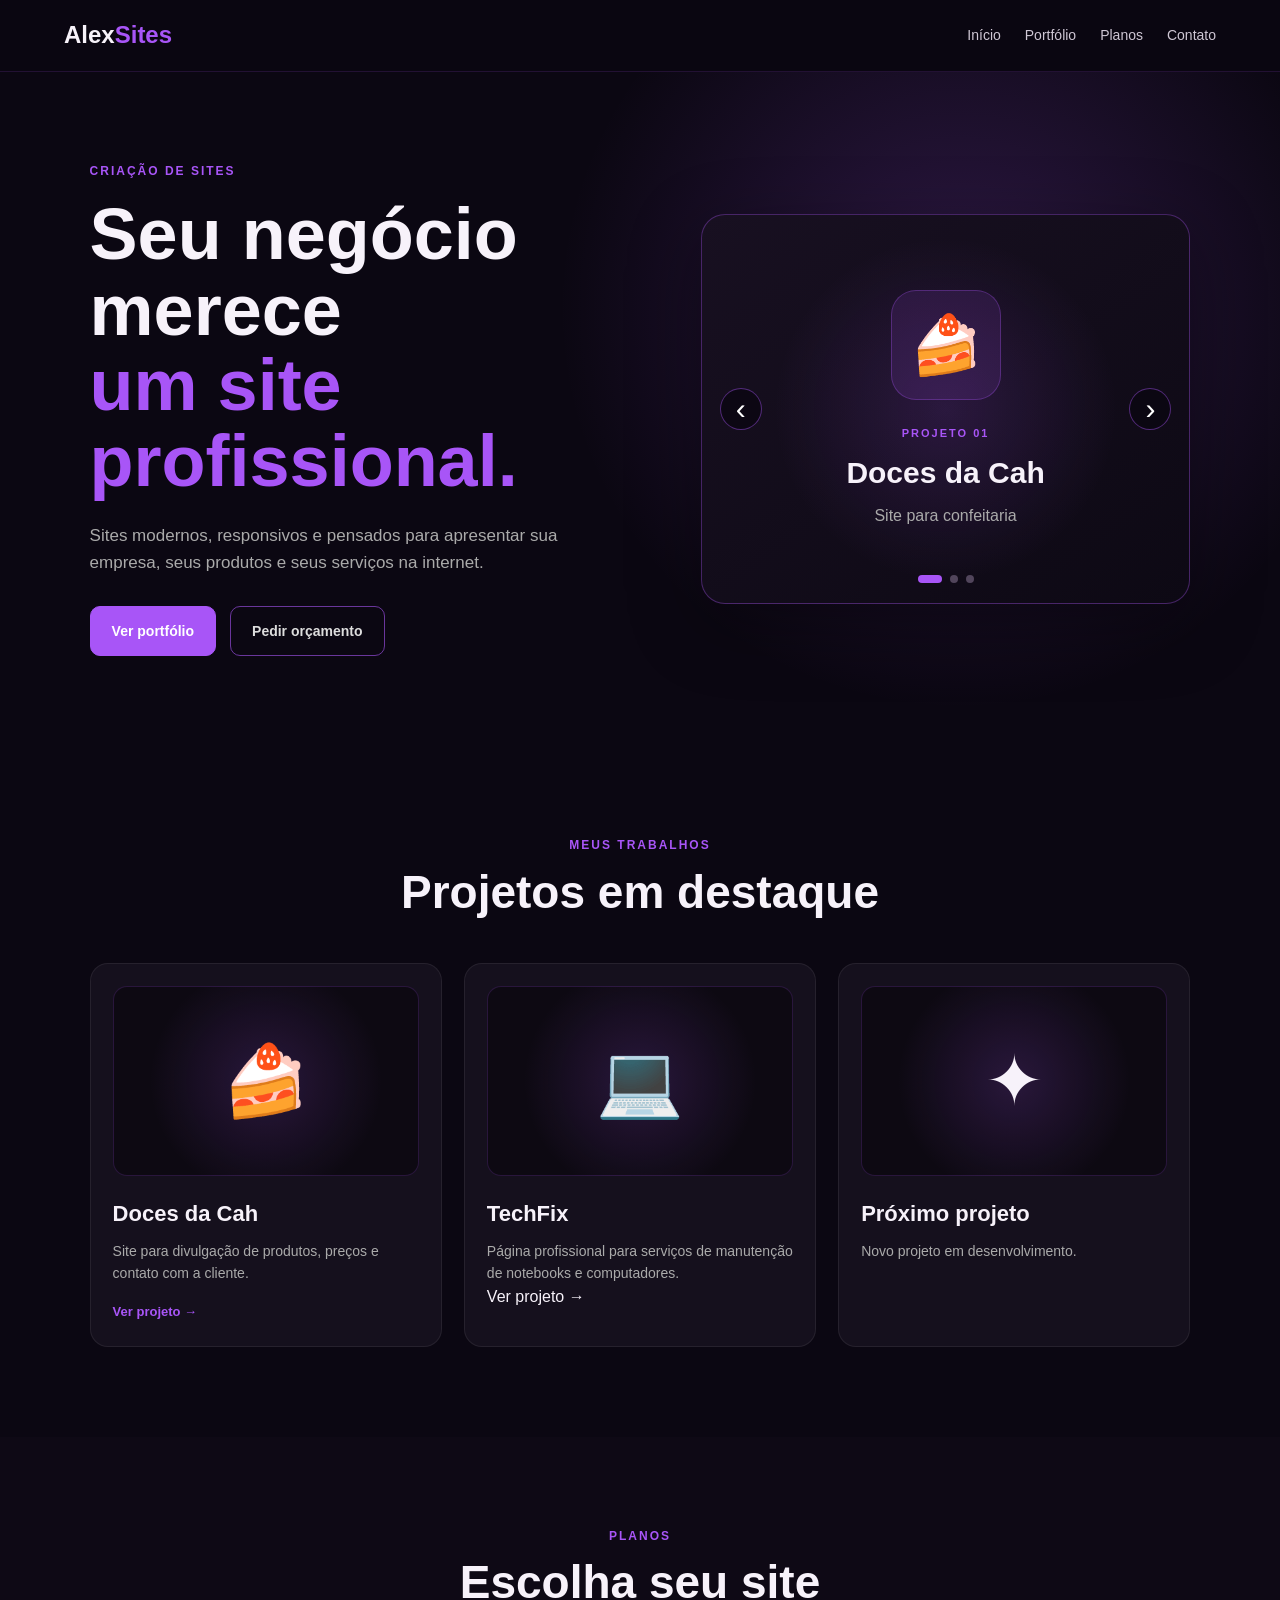
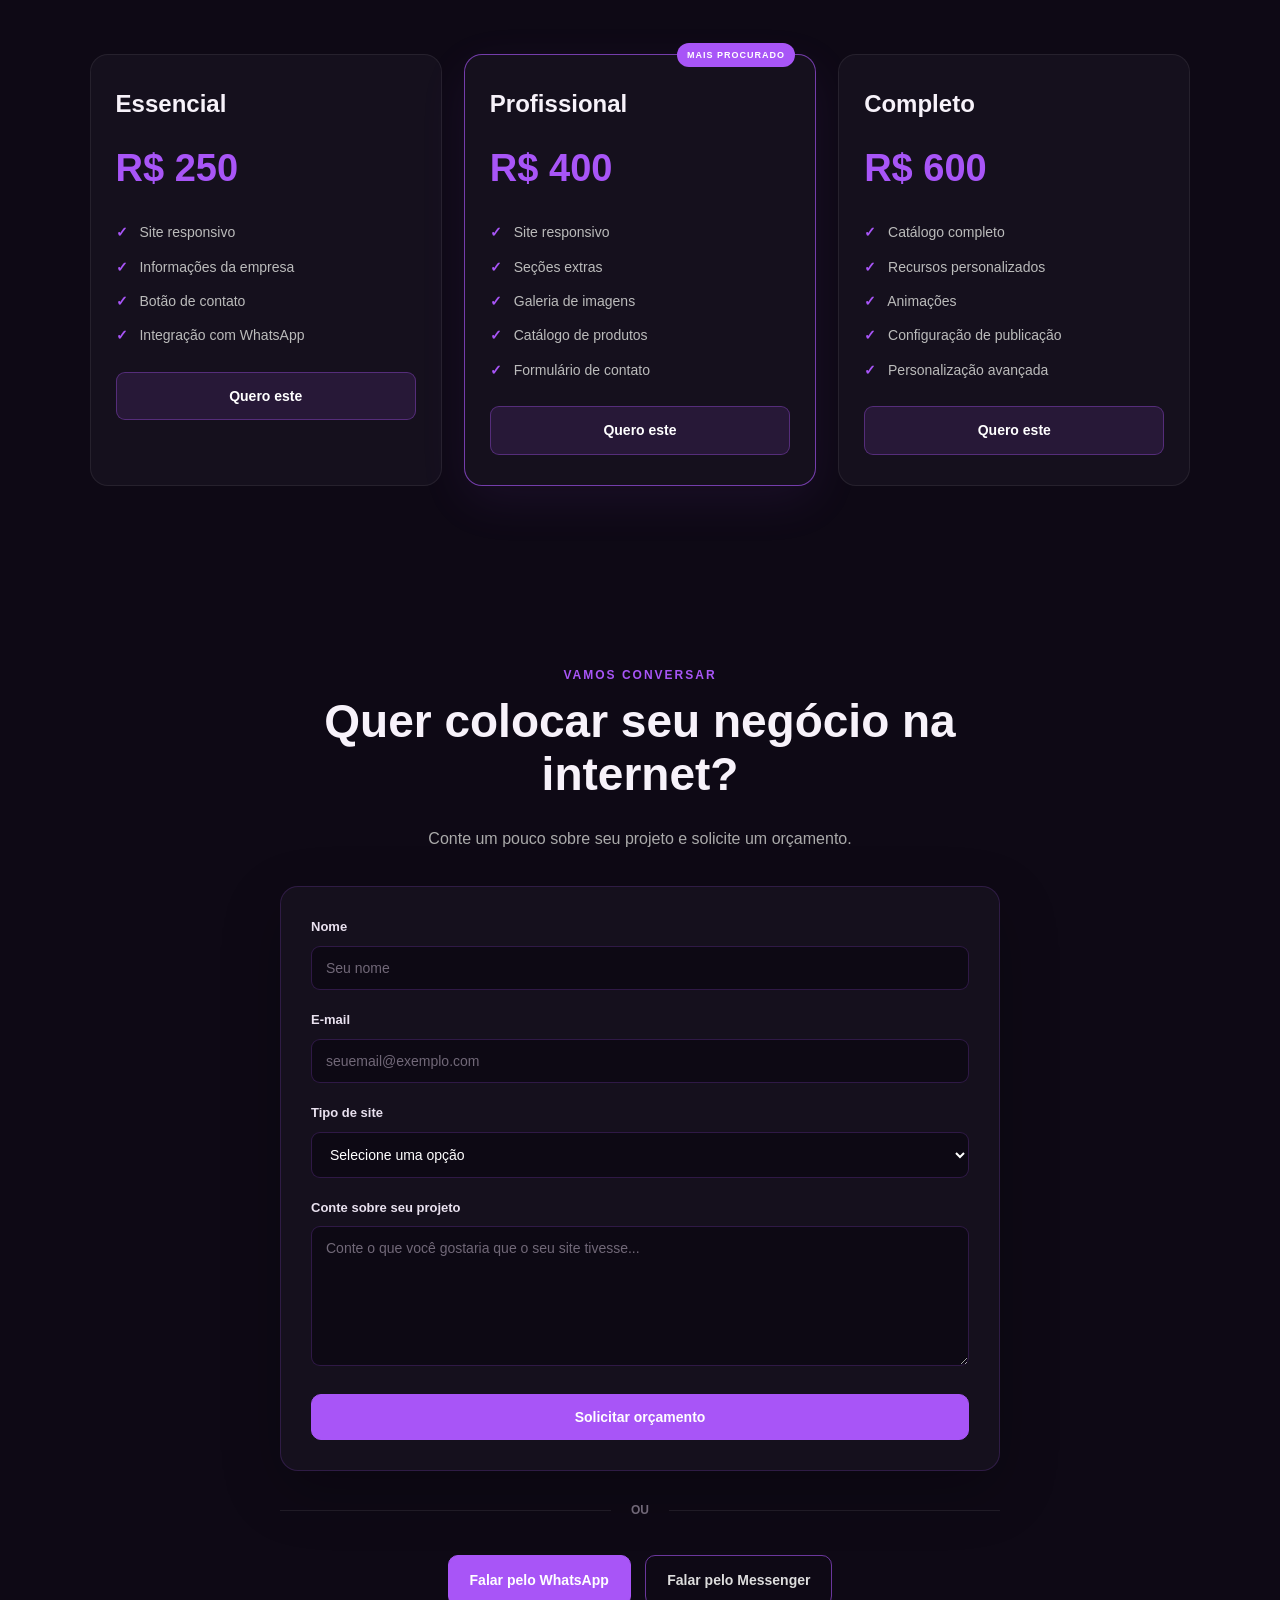
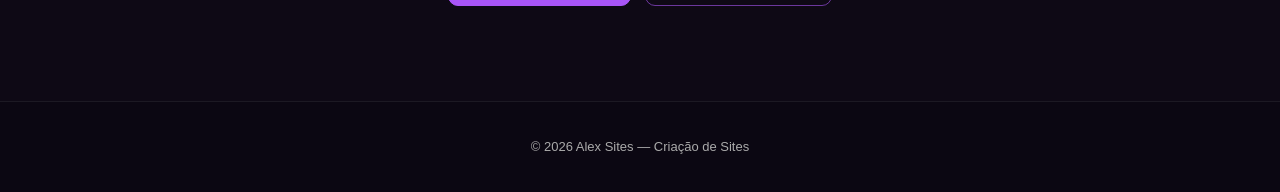
<file: index.html>
<!DOCTYPE html>

<html lang="pt-BR">

<head>


<meta charset="UTF-8">

<meta
    name="viewport"
    content="width=device-width, initial-scale=1.0"
>

<title>Alex Sites | Criação de Sites</title>

<meta
    name="description"
    content="Alex Sites — criação de sites profissionais, modernos e responsivos para empresas e pequenos negócios."
>

<link
    rel="stylesheet"
    href="style.css"
>


</head>

<body>

<!-- =====================================================
     HEADER
====================================================== -->

<header>


<div class="logo">
    Alex<span>Sites</span>
</div>

<nav>

    <a href="#inicio">
        Início
    </a>

    <a href="#portfolio">
        Portfólio
    </a>

    <a href="#planos">
        Planos
    </a>

    <a href="#contato">
        Contato
    </a>

</nav>


</header>

<main>

<!-- =====================================================
     HERO
====================================================== -->

<section
    class="hero"
    id="inicio"
>


<div class="hero-text">

    <p class="mini-title">
        CRIAÇÃO DE SITES
    </p>

    <h1>

        Seu negócio merece

        <span>
            um site profissional.
        </span>

    </h1>

    <p>
        Sites modernos, responsivos e pensados para apresentar
        sua empresa, seus produtos e seus serviços na internet.
    </p>

    <div class="hero-buttons">

        <a
            href="#portfolio"
            class="btn-primary"
        >
            Ver portfólio
        </a>

        <a
            href="#contato"
            class="btn-secondary"
        >
            Pedir orçamento
        </a>

    </div>

</div>


<!-- =================================================
     SLIDE DO PORTFÓLIO
================================================== -->

<div class="portfolio-slider">

    <!-- PROJETO 01 -->

    <div class="slider-card active">

        <div class="project-icon">
            🍰
        </div>

        <p>
            PROJETO 01
        </p>

        <h3>
            Doces da Cah
        </h3>

        <span>
            Site para confeitaria
        </span>

    </div>


    <!-- PROJETO 02 -->

    <div class="slider-card">

        <div class="project-icon">
            💻
        </div>

        <p>
            PROJETO 02
        </p>

        <h3>
            TechFix
        </h3>

        <span>
            Manutenção de notebooks
        </span>

    </div>


    <!-- PROJETO 03 -->

    <div class="slider-card">

        <div class="project-icon">
            ＋
        </div>

        <p>
            PROJETO 03
        </p>

        <h3>
            Em breve
        </h3>

        <span>
            Novo projeto em desenvolvimento
        </span>

    </div>


    <!-- BOTÃO ANTERIOR -->

    <button
        type="button"
        class="slider-btn prev"
        onclick="mudarSlide(-1)"
        aria-label="Projeto anterior"
    >
        ‹
    </button>


    <!-- BOTÃO PRÓXIMO -->

    <button
        type="button"
        class="slider-btn next"
        onclick="mudarSlide(1)"
        aria-label="Próximo projeto"
    >
        ›
    </button>


    <!-- INDICADORES -->

    <div class="slider-dots">

        <span
            class="dot active"
            onclick="irParaSlide(0)"
        ></span>

        <span
            class="dot"
            onclick="irParaSlide(1)"
        ></span>

        <span
            class="dot"
            onclick="irParaSlide(2)"
        ></span>

    </div>

</div>


</section>

<!-- =====================================================
     PORTFÓLIO
====================================================== -->

<section
    class="portfolio"
    id="portfolio"
>


<div class="section-title">

    <p>
        MEUS TRABALHOS
    </p>

    <h2>
        Projetos em destaque
    </h2>

</div>


<div class="portfolio-grid">


    <!-- =================================================
         DOCES DA CAH
    ================================================== -->

    <a
        href="projetosprojetos/doces-da-cah.html"
        class="project project-link"
    >

        <div class="project-image cake">
            🍰
        </div>

        <h3>
            Doces da Cah
        </h3>

        <p>
            Site para divulgação de produtos, preços e contato
            com a cliente.
        </p>

        <span class="project-view">
            Ver projeto →
        </span>

    </a>


    <!-- =================================================
         TECHFIX
    ================================================== -->

    <article class="project">

        <div class="project-image notebook">
            💻
        </div>

        <h3>
            TechFix
        </h3>

        <p>
            Página profissional para serviços de manutenção
            de notebooks e computadores.
        </p>

        <a
            href="projetosprojetos/techfix.html"
            class="project-link"
            target="_blank"
            rel="noopener noreferrer"
        >
            Ver projeto →
        </a>

    </article>


    <!-- =================================================
         PROJETO FUTURO
    ================================================== -->

    <article class="project">

        <div class="project-image">
            ✦
        </div>

        <h3>
            Próximo projeto
        </h3>

        <p>
            Novo projeto em desenvolvimento.
        </p>

    </article>


</div>


</section>

<!-- =====================================================
     PLANOS
====================================================== -->

<section
    class="plans"
    id="planos"
>


<div class="section-title">

    <p>
        PLANOS
    </p>

    <h2>
        Escolha seu site
    </h2>

</div>


<div class="plans-grid">


    <!-- =================================================
         ESSENCIAL
    ================================================== -->

    <div class="plan">

        <h3>
            Essencial
        </h3>

        <div class="price">
            R$ 250
        </div>

        <ul>

            <li>
                Site responsivo
            </li>

            <li>
                Informações da empresa
            </li>

            <li>
                Botão de contato
            </li>

            <li>
                Integração com WhatsApp
            </li>

        </ul>

        <a
            href="#contato"
            class="plan-btn"
        >
            Quero este
        </a>

    </div>


    <!-- =================================================
         PROFISSIONAL
    ================================================== -->

    <div class="plan destaque">

        <div class="badge">
            MAIS PROCURADO
        </div>

        <h3>
            Profissional
        </h3>

        <div class="price">
            R$ 400
        </div>

        <ul>

            <li>
                Site responsivo
            </li>

            <li>
                Seções extras
            </li>

            <li>
                Galeria de imagens
            </li>

            <li>
                Catálogo de produtos
            </li>

            <li>
                Formulário de contato
            </li>

        </ul>

        <a
            href="#contato"
            class="plan-btn"
        >
            Quero este
        </a>

    </div>


    <!-- =================================================
         COMPLETO
    ================================================== -->

    <div class="plan">

        <h3>
            Completo
        </h3>

        <div class="price">
            R$ 600
        </div>

        <ul>

            <li>
                Catálogo completo
            </li>

            <li>
                Recursos personalizados
            </li>

            <li>
                Animações
            </li>

            <li>
                Configuração de publicação
            </li>

            <li>
                Personalização avançada
            </li>

        </ul>

        <a
            href="#contato"
            class="plan-btn"
        >
            Quero este
        </a>

    </div>


</div>


</section>

<!-- =====================================================
     CONTATO / ORÇAMENTO
====================================================== -->

<section
    class="contact"
    id="contato"
>


<div class="section-title">

    <p>
        VAMOS CONVERSAR
    </p>

    <h2>
        Quer colocar seu negócio na internet?
    </h2>

</div>


<p>
    Conte um pouco sobre seu projeto e solicite um orçamento.
</p>


<!-- =================================================
     FORMULÁRIO
================================================== -->

<form
    class="budget-form"
    action="https://formsubmit.co/alexsites.contato@gmail.com"
    method="POST"
>

    <input
        type="hidden"
        name="_subject"
        value="Novo orçamento — Alex Sites"
    >

    <input
        type="hidden"
        name="_captcha"
        value="false"
    >

    <input
        type="hidden"
        name="_template"
        value="table"
    >


    <!-- NOME -->

    <div class="form-group">

        <label for="nome">
            Nome
        </label>

        <input
            type="text"
            id="nome"
            name="Nome"
            placeholder="Seu nome"
            required
        >

    </div>


    <!-- E-MAIL -->

    <div class="form-group">

        <label for="email">
            E-mail
        </label>

        <input
            type="email"
            id="email"
            name="E-mail"
            placeholder="seuemail@exemplo.com"
            required
        >

    </div>


    <!-- TIPO DE SITE -->

    <div class="form-group">

        <label for="tipo-site">
            Tipo de site
        </label>

        <select
            id="tipo-site"
            name="Tipo de site"
            required
        >

            <option value="">
                Selecione uma opção
            </option>

            <option value="Site Essencial - R$ 250">
                Site Essencial — R$ 250
            </option>

            <option value="Site Profissional - R$ 400">
                Site Profissional — R$ 400
            </option>

            <option value="Site Completo - R$ 600">
                Site Completo — R$ 600
            </option>

            <option value="Projeto personalizado">
                Projeto personalizado
            </option>

        </select>

    </div>


    <!-- MENSAGEM -->

    <div class="form-group">

        <label for="mensagem">
            Conte sobre seu projeto
        </label>

        <textarea
            id="mensagem"
            name="Mensagem"
            rows="6"
            placeholder="Conte o que você gostaria que o seu site tivesse..."
            required
        ></textarea>

    </div>


    <!-- BOTÃO -->

    <button
        type="submit"
        class="budget-btn"
    >
        Solicitar orçamento
    </button>

</form>


<!-- =================================================
     DIVISOR
================================================== -->

<div class="contact-divider">

    <span>
        OU
    </span>

</div>


<!-- =================================================
     WHATSAPP
================================================== -->

<a
    href="https://wa.me/5519971262978"
    target="_blank"
    rel="noopener noreferrer"
    class="btn-primary"
>
    Falar pelo WhatsApp
</a>


<!-- =================================================
     MESSENGER
================================================== -->

<a
    href="https://m.me/"
    target="_blank"
    rel="noopener noreferrer"
    class="btn-secondary"
>
    Falar pelo Messenger
</a>


</section>

</main>

<!-- =====================================================
     FOOTER
====================================================== -->

<footer>


<p>
    © 2026 Alex Sites — Criação de Sites
</p>


</footer>

<!-- =====================================================
     JAVASCRIPT
====================================================== -->

<script src="script.js"></script>

</body>

</html>
</file>
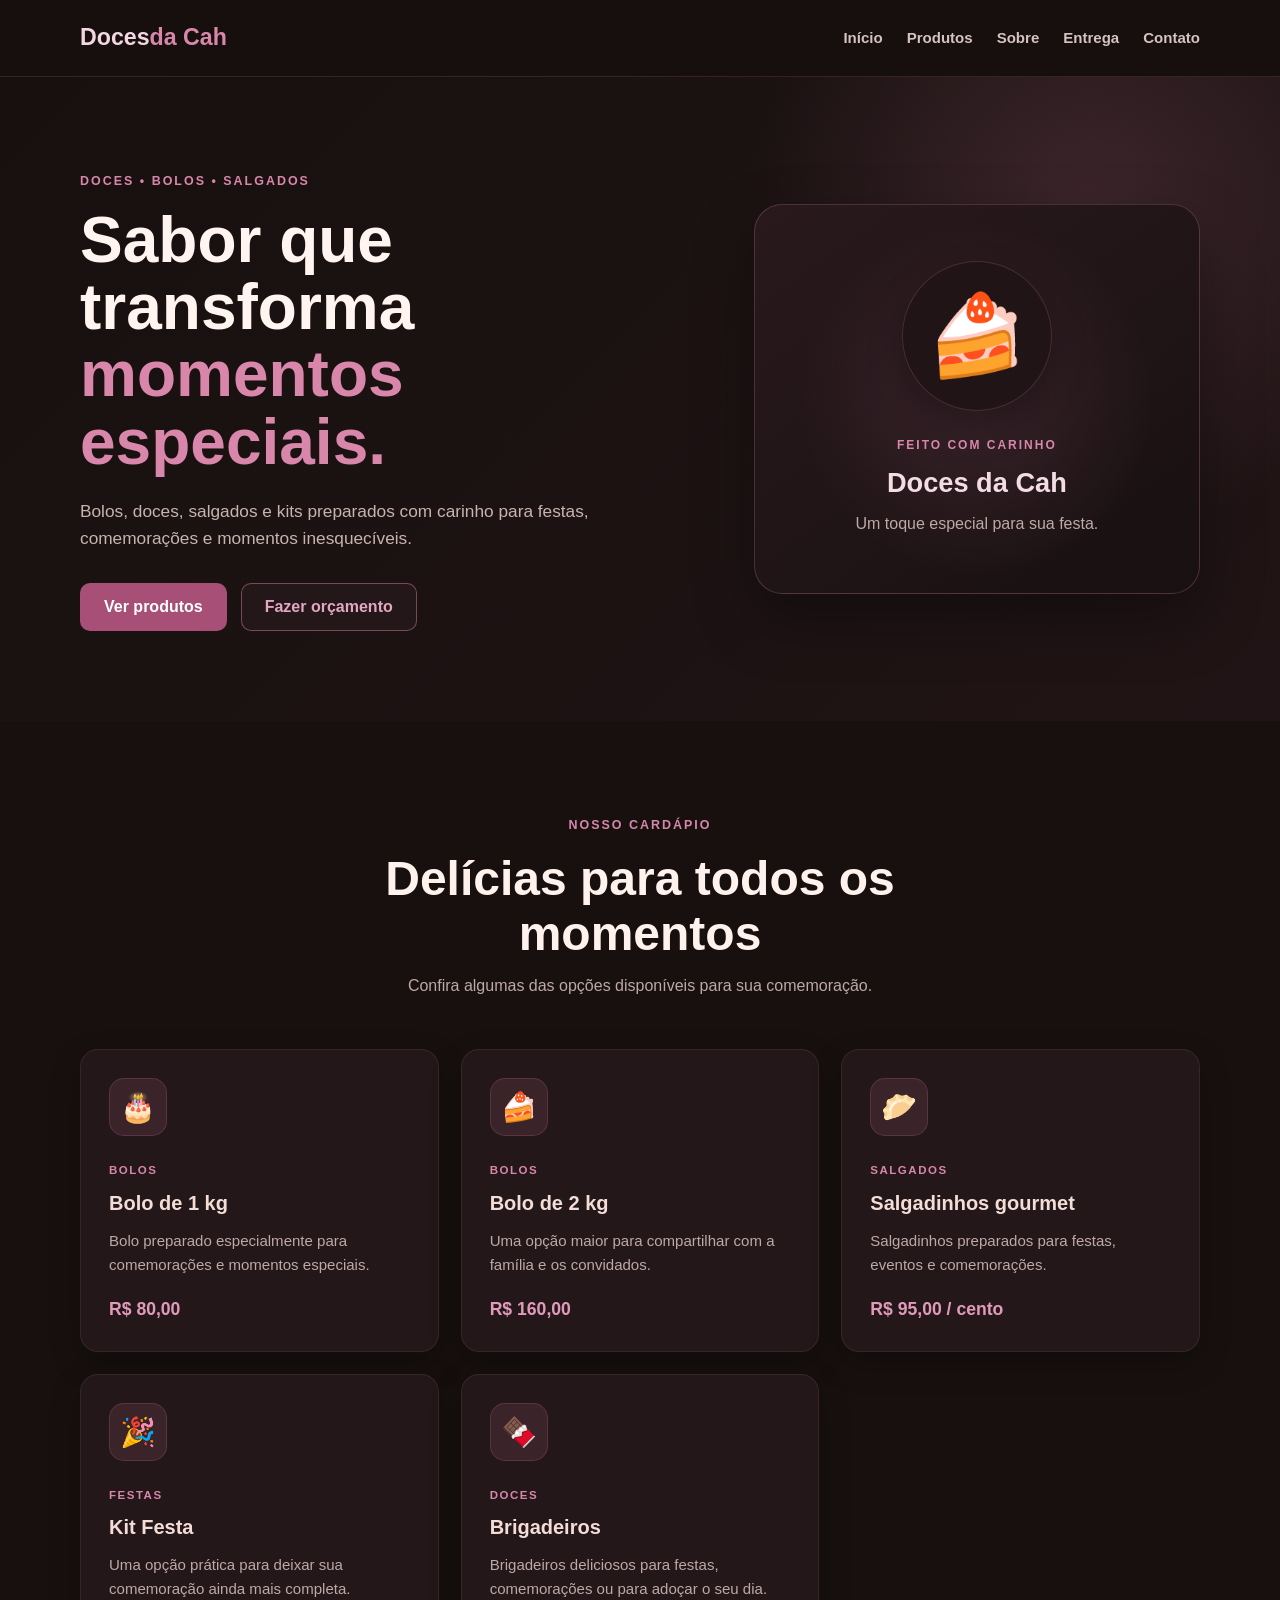
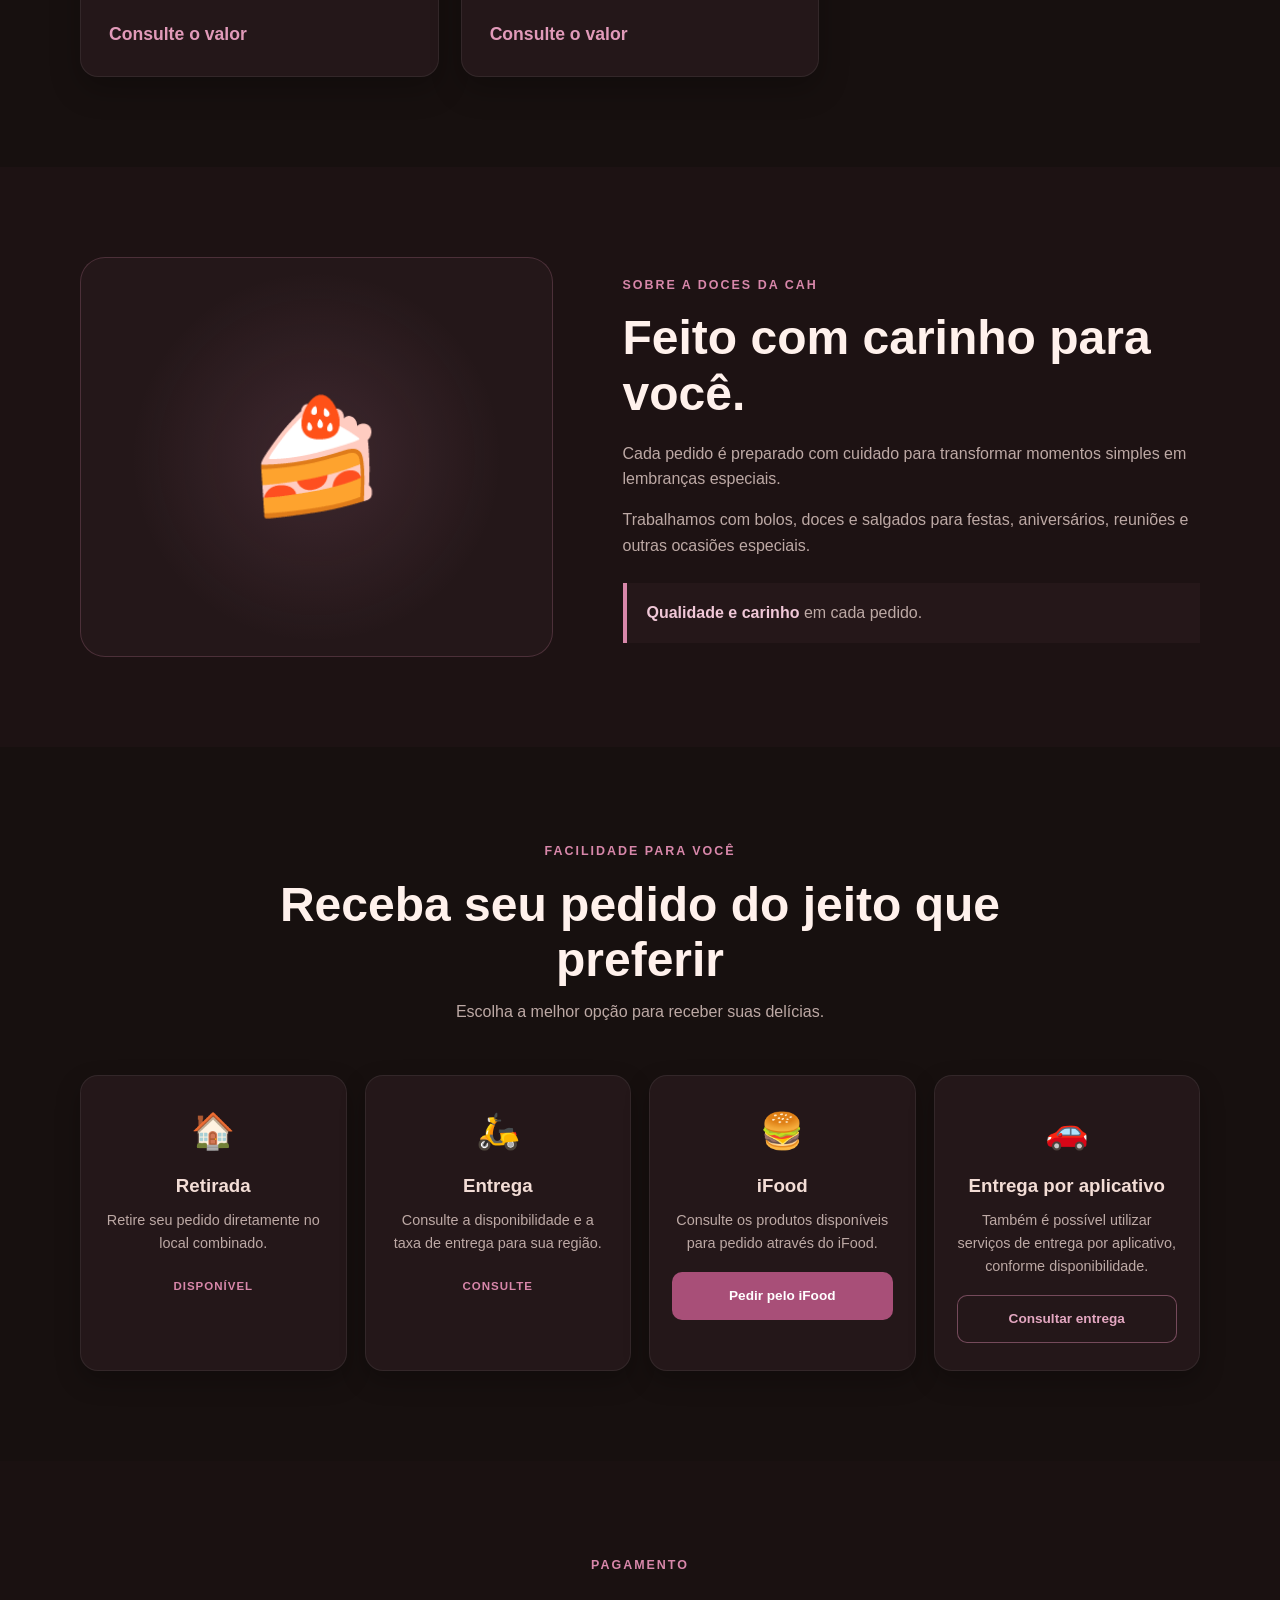
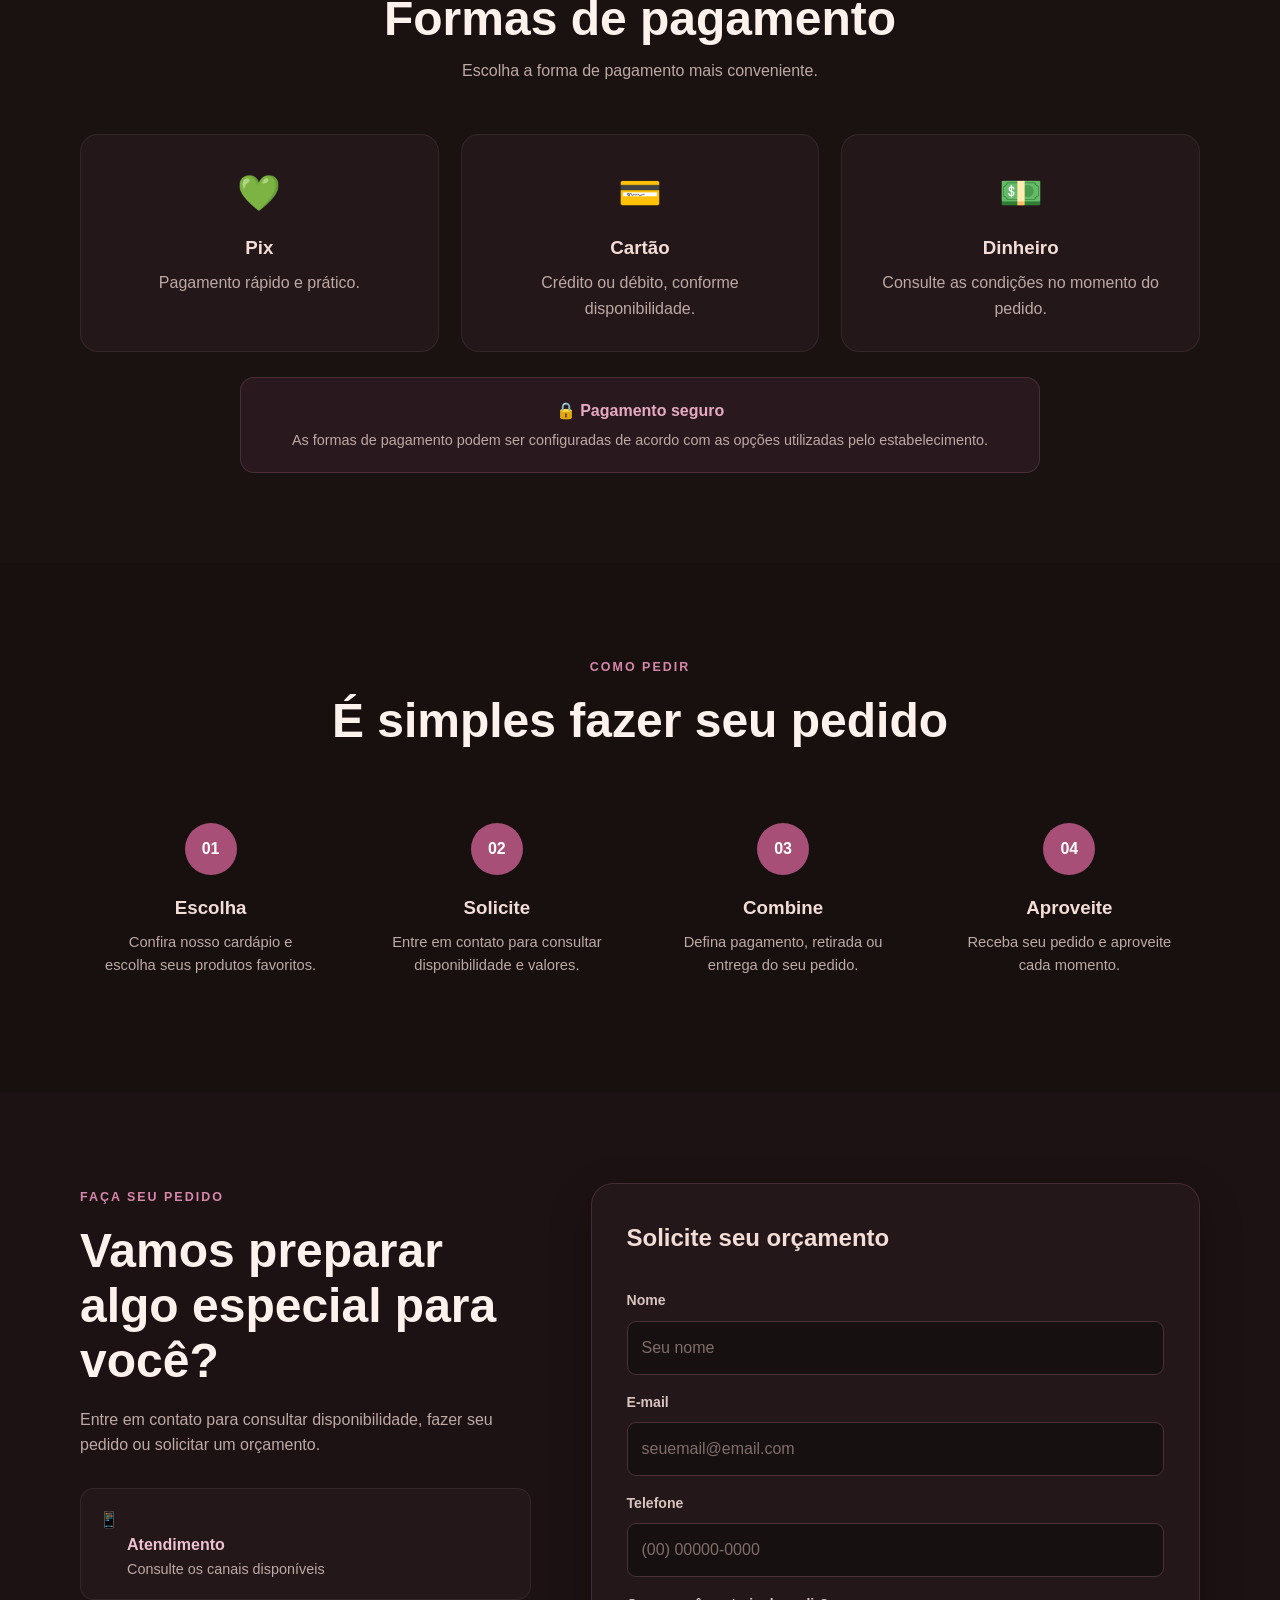
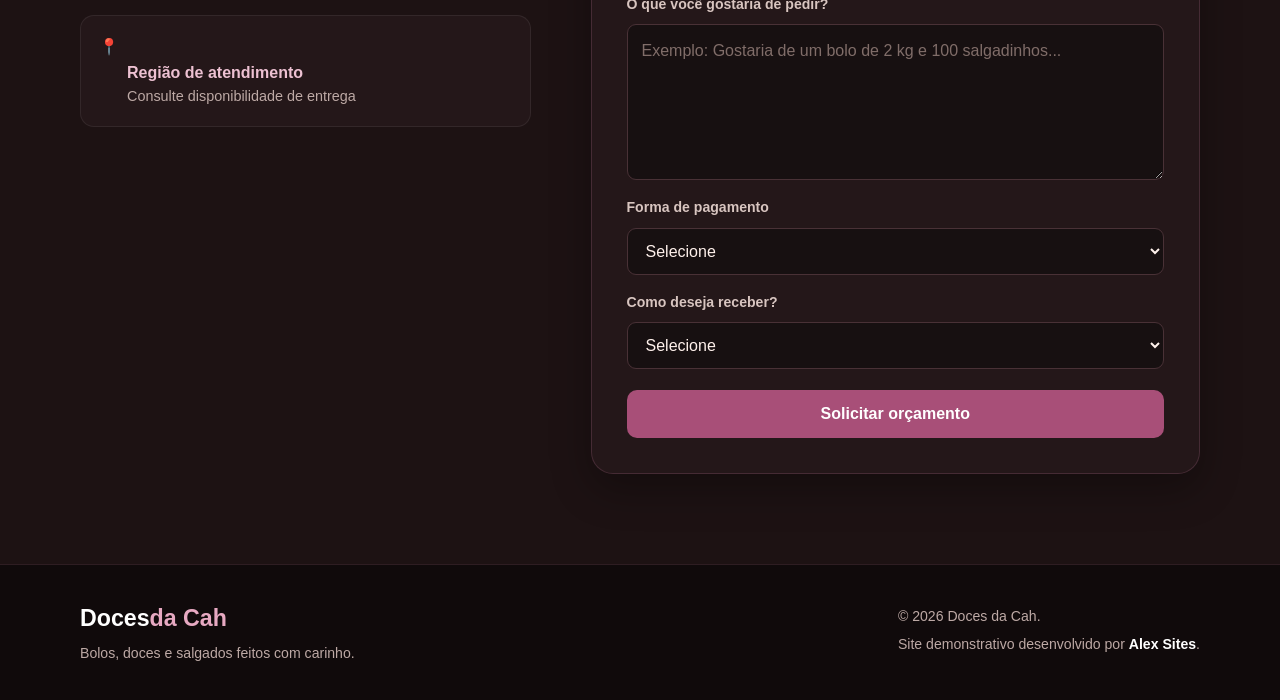
<file: projetosprojetos/doces-da-cah.html>
<!DOCTYPE html>
<html lang="pt-BR">
<head>
<meta charset="UTF-8">
<meta name="viewport" content="width=device-width, initial-scale=1.0">
<title>Doces da Cah | Bolos, Doces e Salgados</title>
<meta name="description" content="Doces da Cah — bolos, doces, salgados e kits para deixar seus momentos ainda mais especiais.">

<link rel="stylesheet" href="doces-da-cah.css">
</head>
<body>

<header class="header">
  <div class="container nav">
    <a href="#inicio" class="logo">Doces<span>da Cah</span></a>
    <nav>
      <a href="#inicio">Início</a>
      <a href="#produtos">Produtos</a>
      <a href="#sobre">Sobre</a>
      <a href="#entrega">Entrega</a>
      <a href="#contato">Contato</a>
    </nav>
  </div>
</header>

<main>
<section id="inicio" class="hero">
  <div class="container hero-content">
    <div class="hero-text">
      <span class="tag">DOCES • BOLOS • SALGADOS</span>
      <h1>Sabor que transforma <span>momentos especiais.</span></h1>
      <p>Bolos, doces, salgados e kits preparados com carinho para festas, comemorações e momentos inesquecíveis.</p>
      <div class="hero-buttons">
        <a href="#produtos" class="btn primary">Ver produtos</a>
        <a href="#contato" class="btn secondary">Fazer orçamento</a>
      </div>
    </div>
    <div class="hero-card">
      <div class="hero-decoration">🍰</div>
      <div class="hero-card-text">
        <span>FEITO COM CARINHO</span>
        <strong>Doces da Cah</strong>
        <p>Um toque especial para sua festa.</p>
      </div>
    </div>
  </div>
</section>

<section id="produtos" class="section">
  <div class="container">
    <div class="section-title">
      <span>NOSSO CARDÁPIO</span>
      <h2>Delícias para todos os momentos</h2>
      <p>Confira algumas das opções disponíveis para sua comemoração.</p>
    </div>
    <div class="products">
      <article class="product-card"><div class="product-icon">🎂</div><div class="product-info"><span>BOLOS</span><h3>Bolo de 1 kg</h3><p>Bolo preparado especialmente para comemorações e momentos especiais.</p><strong class="price">R$ 80,00</strong></div></article>
      <article class="product-card"><div class="product-icon">🍰</div><div class="product-info"><span>BOLOS</span><h3>Bolo de 2 kg</h3><p>Uma opção maior para compartilhar com a família e os convidados.</p><strong class="price">R$ 160,00</strong></div></article>
      <article class="product-card"><div class="product-icon">🥟</div><div class="product-info"><span>SALGADOS</span><h3>Salgadinhos gourmet</h3><p>Salgadinhos preparados para festas, eventos e comemorações.</p><strong class="price">R$ 95,00 / cento</strong></div></article>
      <article class="product-card"><div class="product-icon">🎉</div><div class="product-info"><span>FESTAS</span><h3>Kit Festa</h3><p>Uma opção prática para deixar sua comemoração ainda mais completa.</p><strong class="price">Consulte o valor</strong></div></article>
      <article class="product-card"><div class="product-icon">🍫</div><div class="product-info"><span>DOCES</span><h3>Brigadeiros</h3><p>Brigadeiros deliciosos para festas, comemorações ou para adoçar o seu dia.</p><strong class="price">Consulte o valor</strong></div></article>
    </div>
  </div>
</section>

<section id="sobre" class="section about">
  <div class="container about-content">
    <div class="about-image"><div class="about-placeholder">🍰</div></div>
    <div class="about-text">
      <span>SOBRE A DOCES DA CAH</span>
      <h2>Feito com carinho para você.</h2>
      <p>Cada pedido é preparado com cuidado para transformar momentos simples em lembranças especiais.</p>
      <p>Trabalhamos com bolos, doces e salgados para festas, aniversários, reuniões e outras ocasiões especiais.</p>
      <div class="about-highlight"><strong>Qualidade e carinho</strong><span> em cada pedido.</span></div>
    </div>
  </div>
</section>

<section id="entrega" class="section delivery">
  <div class="container">
    <div class="section-title"><span>FACILIDADE PARA VOCÊ</span><h2>Receba seu pedido do jeito que preferir</h2><p>Escolha a melhor opção para receber suas delícias.</p></div>
    <div class="delivery-grid">
      <div class="delivery-card"><div class="delivery-icon">🏠</div><h3>Retirada</h3><p>Retire seu pedido diretamente no local combinado.</p><span class="delivery-label">DISPONÍVEL</span></div>
      <div class="delivery-card"><div class="delivery-icon">🛵</div><h3>Entrega</h3><p>Consulte a disponibilidade e a taxa de entrega para sua região.</p><span class="delivery-label">CONSULTE</span></div>
      <div class="delivery-card"><div class="delivery-icon">🍔</div><h3>iFood</h3><p>Consulte os produtos disponíveis para pedido através do iFood.</p><button class="btn primary demo" type="button">Pedir pelo iFood</button></div>
      <div class="delivery-card"><div class="delivery-icon">🚗</div><h3>Entrega por aplicativo</h3><p>Também é possível utilizar serviços de entrega por aplicativo, conforme disponibilidade.</p><button class="btn secondary demo" type="button">Consultar entrega</button></div>
    </div>
  </div>
</section>

<section class="section payments">
  <div class="container">
    <div class="section-title"><span>PAGAMENTO</span><h2>Formas de pagamento</h2><p>Escolha a forma de pagamento mais conveniente.</p></div>
    <div class="payment-grid">
      <div class="payment-card"><div class="payment-icon">💚</div><h3>Pix</h3><p>Pagamento rápido e prático.</p></div>
      <div class="payment-card"><div class="payment-icon">💳</div><h3>Cartão</h3><p>Crédito ou débito, conforme disponibilidade.</p></div>
      <div class="payment-card"><div class="payment-icon">💵</div><h3>Dinheiro</h3><p>Consulte as condições no momento do pedido.</p></div>
    </div>
    <div class="payment-notice"><strong>🔒 Pagamento seguro</strong><p>As formas de pagamento podem ser configuradas de acordo com as opções utilizadas pelo estabelecimento.</p></div>
  </div>
</section>

<section class="section how-to">
  <div class="container">
    <div class="section-title"><span>COMO PEDIR</span><h2>É simples fazer seu pedido</h2></div>
    <div class="steps">
      <div class="step"><div class="step-number">01</div><h3>Escolha</h3><p>Confira nosso cardápio e escolha seus produtos favoritos.</p></div>
      <div class="step"><div class="step-number">02</div><h3>Solicite</h3><p>Entre em contato para consultar disponibilidade e valores.</p></div>
      <div class="step"><div class="step-number">03</div><h3>Combine</h3><p>Defina pagamento, retirada ou entrega do seu pedido.</p></div>
      <div class="step"><div class="step-number">04</div><h3>Aproveite</h3><p>Receba seu pedido e aproveite cada momento.</p></div>
    </div>
  </div>
</section>

<section id="contato" class="section contact">
  <div class="container contact-content">
    <div class="contact-text">
      <span>FAÇA SEU PEDIDO</span><h2>Vamos preparar algo especial para você?</h2>
      <p>Entre em contato para consultar disponibilidade, fazer seu pedido ou solicitar um orçamento.</p>
      <div class="contact-info">
        <div>📱 <strong>Atendimento</strong><span>Consulte os canais disponíveis</span></div>
        <div>📍 <strong>Região de atendimento</strong><span>Consulte disponibilidade de entrega</span></div>
      </div>
    </div>
    <div class="contact-box">
      <h3>Solicite seu orçamento</h3>
      <form id="orderForm">
        <label for="nome">Nome</label><input id="nome" name="nome" type="text" placeholder="Seu nome" required>
        <label for="email">E-mail</label><input id="email" name="email" type="email" placeholder="seuemail@email.com" required>
        <label for="telefone">Telefone</label><input id="telefone" name="telefone" type="tel" placeholder="(00) 00000-0000">
        <label for="pedido">O que você gostaria de pedir?</label><textarea id="pedido" name="pedido" rows="5" placeholder="Exemplo: Gostaria de um bolo de 2 kg e 100 salgadinhos..." required></textarea>
        <label for="pagamento">Forma de pagamento</label>
        <select id="pagamento" name="pagamento"><option value="">Selecione</option><option>Pix</option><option>Cartão</option><option>Dinheiro</option></select>
        <label for="entrega">Como deseja receber?</label>
        <select id="entrega" name="entrega"><option value="">Selecione</option><option>Retirada</option><option>Entrega</option><option>iFood</option><option>Aplicativo de entrega</option></select>
        <button type="submit" class="btn primary">Solicitar orçamento</button>
      </form>
    </div>
  </div>
</section>
</main>

<footer>
  <div class="container footer-content">
    <div><a href="#inicio" class="logo">Doces<span>da Cah</span></a><p>Bolos, doces e salgados feitos com carinho.</p></div>
    <div><p>© 2026 Doces da Cah.</p><p>Site demonstrativo desenvolvido por <strong>Alex Sites</strong>.</p></div>
  </div>
</footer>

<script>
document.querySelectorAll('a[href^="#"]').forEach(link => {
  link.addEventListener("click", e => {
    const target = document.querySelector(link.getAttribute("href"));
    if (target) { e.preventDefault(); target.scrollIntoView({behavior:"smooth", block:"start"}); }
  });
});
document.getElementById("orderForm").addEventListener("submit", e => {
  e.preventDefault();
  alert("Demonstração: aqui o pedido será enviado para o contato real do cliente.");
});
document.querySelectorAll(".demo").forEach(btn => btn.addEventListener("click", () => {
  alert("Demonstração: aqui será colocado o link real do serviço utilizado pelo cliente.");
}));
const cards = document.querySelectorAll(".product-card, .delivery-card, .payment-card, .step");
if ("IntersectionObserver" in window) {
  const observer = new IntersectionObserver(entries => {
    entries.forEach(entry => {
      if (entry.isIntersecting) { entry.target.classList.add("show-card"); observer.unobserve(entry.target); }
    });
  }, {threshold:.12});
  cards.forEach(card => observer.observe(card));
}
</script>
</body>
</html>
</file>
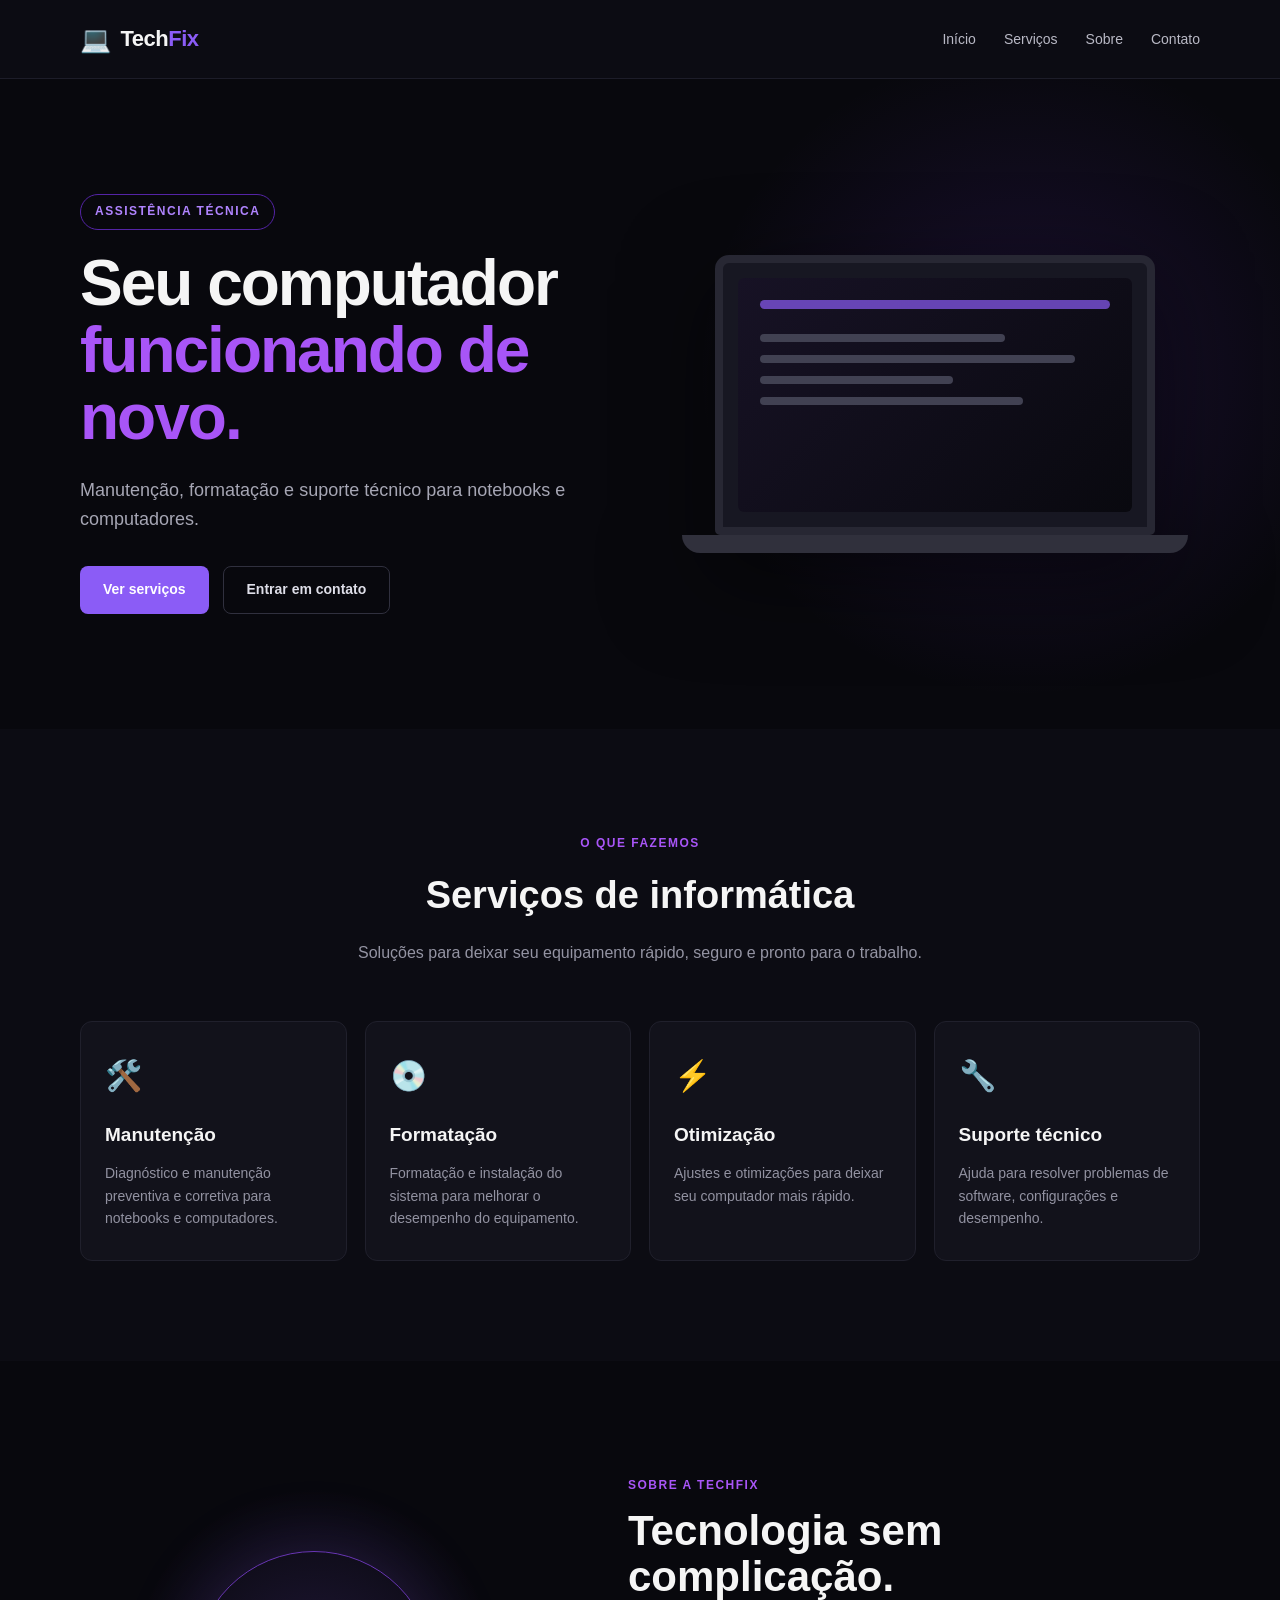
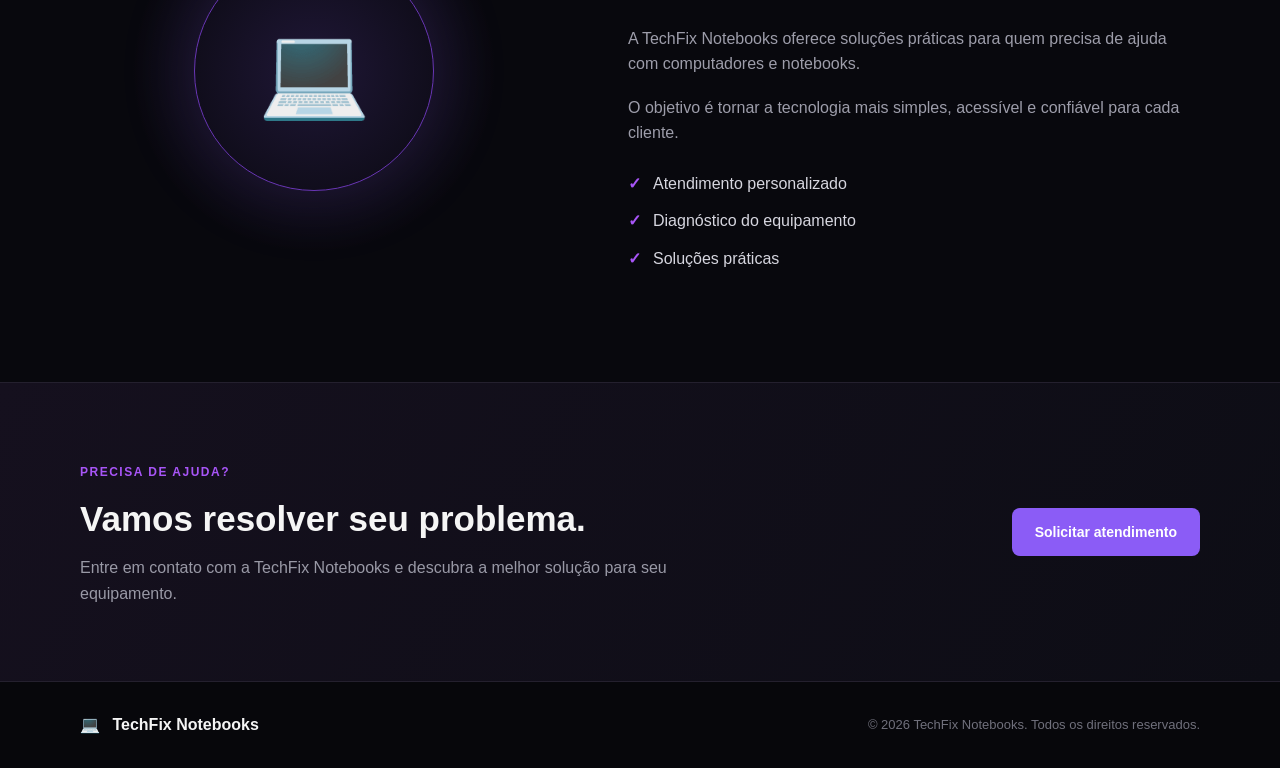
<file: projetosprojetos/techfix.html>
<!DOCTYPE html>
<html lang="pt-BR">

<head>
    <meta charset="UTF-8">
    <meta name="viewport" content="width=device-width, initial-scale=1.0">

    <title>TechFix Notebooks | Assistência Técnica</title>

    <meta
        name="description"
        content="TechFix Notebooks — assistência técnica, manutenção, formatação e suporte para notebooks e computadores."
    >

    <link rel="stylesheet" href="techfix.css">
</head>

<body>

    <!-- =========================
         CABEÇALHO
    ========================== -->
    <header class="header">

        <div class="container header-content">

            <a href="#" class="logo">
                <span class="logo-icon">💻</span>
                <span>Tech<span>Fix</span></span>
            </a>

            <nav class="nav">
                <a href="#inicio">Início</a>
                <a href="#servicos">Serviços</a>
                <a href="#sobre">Sobre</a>
                <a href="#contato">Contato</a>
            </nav>

        </div>

    </header>


    <!-- =========================
         HERO
    ========================== -->
    <main>

        <section class="hero" id="inicio">

            <div class="container hero-content">

                <div class="hero-text">

                    <span class="hero-tag">
                        ASSISTÊNCIA TÉCNICA
                    </span>

                    <h1>
                        Seu computador
                        <strong>funcionando de novo.</strong>
                    </h1>

                    <p>
                        Manutenção, formatação e suporte técnico
                        para notebooks e computadores.
                    </p>

                    <div class="hero-buttons">

                        <a href="#servicos" class="btn btn-primary">
                            Ver serviços
                        </a>

                        <a href="#contato" class="btn btn-secondary">
                            Entrar em contato
                        </a>

                    </div>

                </div>


                <div class="hero-device">

                    <div class="laptop">

                        <div class="laptop-screen">

                            <div class="screen-content">

                                <div class="screen-bar"></div>

                                <div class="screen-code">
                                    <span></span>
                                    <span></span>
                                    <span></span>
                                    <span></span>
                                </div>

                            </div>

                        </div>

                        <div class="laptop-base"></div>

                    </div>

                </div>

            </div>

        </section>


        <!-- =========================
             SERVIÇOS
        ========================== -->
        <section class="services" id="servicos">

            <div class="container">

                <div class="section-title">

                    <span>O QUE FAZEMOS</span>

                    <h2>
                        Serviços de informática
                    </h2>

                    <p>
                        Soluções para deixar seu equipamento
                        rápido, seguro e pronto para o trabalho.
                    </p>

                </div>


                <div class="services-grid">

                    <article class="service-card">

                        <div class="service-icon">
                            🛠️
                        </div>

                        <h3>
                            Manutenção
                        </h3>

                        <p>
                            Diagnóstico e manutenção preventiva
                            e corretiva para notebooks e computadores.
                        </p>

                    </article>


                    <article class="service-card">

                        <div class="service-icon">
                            💿
                        </div>

                        <h3>
                            Formatação
                        </h3>

                        <p>
                            Formatação e instalação do sistema
                            para melhorar o desempenho do equipamento.
                        </p>

                    </article>


                    <article class="service-card">

                        <div class="service-icon">
                            ⚡
                        </div>

                        <h3>
                            Otimização
                        </h3>

                        <p>
                            Ajustes e otimizações para deixar
                            seu computador mais rápido.
                        </p>

                    </article>


                    <article class="service-card">

                        <div class="service-icon">
                            🔧
                        </div>

                        <h3>
                            Suporte técnico
                        </h3>

                        <p>
                            Ajuda para resolver problemas de
                            software, configurações e desempenho.
                        </p>

                    </article>

                </div>

            </div>

        </section>


        <!-- =========================
             SOBRE
        ========================== -->
        <section class="about" id="sobre">

            <div class="container about-content">

                <div class="about-image">

                    <div class="tech-circle">
                        💻
                    </div>

                </div>


                <div class="about-text">

                    <span class="section-label">
                        SOBRE A TECHFIX
                    </span>

                    <h2>
                        Tecnologia sem complicação.
                    </h2>

                    <p>
                        A TechFix Notebooks oferece soluções práticas
                        para quem precisa de ajuda com computadores
                        e notebooks.
                    </p>

                    <p>
                        O objetivo é tornar a tecnologia mais simples,
                        acessível e confiável para cada cliente.
                    </p>

                    <div class="about-list">

                        <div>
                            <span>✓</span>
                            Atendimento personalizado
                        </div>

                        <div>
                            <span>✓</span>
                            Diagnóstico do equipamento
                        </div>

                        <div>
                            <span>✓</span>
                            Soluções práticas
                        </div>

                    </div>

                </div>

            </div>

        </section>


        <!-- =========================
             CTA
        ========================== -->
        <section class="cta" id="contato">

            <div class="container cta-content">

                <div>

                    <span>
                        PRECISA DE AJUDA?
                    </span>

                    <h2>
                        Vamos resolver seu problema.
                    </h2>

                    <p>
                        Entre em contato com a TechFix Notebooks
                        e descubra a melhor solução para seu equipamento.
                    </p>

                </div>


                <a href="#" class="btn btn-primary">
                    Solicitar atendimento
                </a>

            </div>

        </section>

    </main>


    <!-- =========================
         RODAPÉ
    ========================== -->
    <footer class="footer">

        <div class="container footer-content">

            <div class="footer-logo">
                <span>💻</span>
                TechFix Notebooks
            </div>

            <p>
                © 2026 TechFix Notebooks. Todos os direitos reservados.
            </p>

        </div>

    </footer>


</body>

</html>
</file>
<file: style.css>
* {
    box-sizing: border-box;
    margin: 0;
    padding: 0;
}

html {
    scroll-behavior: smooth;
}

body {
    font-family: Arial, Helvetica, sans-serif;
    background: #0b0712;
    color: #f7f2fa;
    line-height: 1.6;
}

a {
    text-decoration: none;
    color: inherit;
}

/* =========================
   HEADER
========================= */

header {
    position: sticky;
    top: 0;
    z-index: 100;
    min-height: 72px;
    padding: 0 5%;
    display: flex;
    align-items: center;
    justify-content: space-between;
    gap: 25px;

    background: rgba(11, 7, 18, 0.94);
    backdrop-filter: blur(12px);
    border-bottom: 1px solid rgba(168, 85, 247, 0.15);
}

.logo {
    font-size: 24px;
    font-weight: 800;
    white-space: nowrap;
}

.logo span {
    color: #a855f7;
}

nav {
    display: flex;
    align-items: center;
    gap: 24px;
    flex-wrap: wrap;
}

nav a {
    color: #cfc7d5;
    font-size: 14px;
    transition: 0.25s;
}

nav a:hover {
    color: #a855f7;
}

/* =========================
   HERO
========================= */

.hero {
    min-height: 650px;
    padding: 90px 7%;
    display: grid;
    grid-template-columns: 1.05fr 0.95fr;
    align-items: center;
    gap: 70px;

    background:
        radial-gradient(
            circle at 75% 35%,
            rgba(168, 85, 247, 0.22),
            transparent 38%
        );
}

.hero-text {
    max-width: 650px;
}

.mini-title {
    color: #a855f7;
    font-size: 12px;
    font-weight: 800;
    letter-spacing: 2px;
}

.hero h1 {
    font-size: clamp(42px, 6vw, 72px);
    line-height: 1.05;
    margin: 16px 0 22px;
}

.hero h1 span {
    display: block;
    color: #a855f7;
}

.hero-text > p:not(.mini-title) {
    color: #aaa;
    max-width: 620px;
    font-size: 17px;
}

.hero-buttons {
    display: flex;
    gap: 14px;
    margin-top: 30px;
    flex-wrap: wrap;
}

.btn-primary,
.btn-secondary {
    display: inline-block;
    padding: 13px 21px;
    border-radius: 10px;
    font-size: 14px;
    font-weight: 800;
    transition: 0.25s;
}

.btn-primary {
    background: #a855f7;
    color: #fff;
    border: 1px solid #a855f7;
}

.btn-primary:hover {
    background: #9333ea;
    transform: translateY(-2px);
}

.btn-secondary {
    background: transparent;
    color: #ddd;
    border: 1px solid rgba(168, 85, 247, 0.6);
}

.btn-secondary:hover {
    border-color: #a855f7;
    color: #a855f7;
}

/* =========================
   PORTFÓLIO SLIDER
========================= */

.portfolio-slider {
    position: relative;
    min-height: 390px;
    border: 1px solid rgba(168, 85, 247, 0.35);
    border-radius: 24px;
    overflow: hidden;

    background:
        radial-gradient(
            circle at center,
            rgba(168, 85, 247, 0.16),
            transparent 55%
        ),
        linear-gradient(145deg, #181021, #0d0914);

    box-shadow: 0 20px 70px rgba(0, 0, 0, 0.35);
}

.slider-card {
    position: absolute;
    inset: 0;

    display: flex;
    flex-direction: column;
    align-items: center;
    justify-content: center;

    text-align: center;

    padding: 40px;

    opacity: 0;
    transform: translateX(30px);
    pointer-events: none;

    transition:
        opacity 0.45s ease,
        transform 0.45s ease;
}

.slider-card.active {
    opacity: 1;
    transform: translateX(0);
    pointer-events: auto;
}

.project-icon {
    width: 110px;
    height: 110px;

    display: grid;
    place-items: center;

    margin-bottom: 25px;

    border-radius: 25px;

    background: rgba(168, 85, 247, 0.12);
    border: 1px solid rgba(168, 85, 247, 0.3);

    font-size: 58px;
}

.slider-card p {
    color: #a855f7;
    font-size: 11px;
    font-weight: 800;
    letter-spacing: 2px;
}

.slider-card h3 {
    font-size: 30px;
    margin: 6px 0;
}

.slider-card span {
    color: #aaa;
}

/* Botões do slider */

.slider-btn {
    position: absolute;
    top: 50%;
    z-index: 5;

    width: 42px;
    height: 42px;

    transform: translateY(-50%);

    border-radius: 50%;
    border: 1px solid rgba(168, 85, 247, 0.45);

    background: rgba(11, 7, 18, 0.8);
    color: #fff;

    font-size: 30px;
    line-height: 1;

    cursor: pointer;

    transition: 0.25s;
}

.slider-btn:hover {
    background: #a855f7;
}

.slider-btn.prev {
    left: 18px;
}

.slider-btn.next {
    right: 18px;
}

.slider-dots {
    position: absolute;
    bottom: 20px;
    left: 0;
    right: 0;

    display: flex;
    justify-content: center;
    gap: 8px;
}

.dot {
    width: 8px;
    height: 8px;

    border-radius: 50%;

    background: #51455b;
    cursor: pointer;

    transition: 0.25s;
}

.dot.active {
    width: 24px;
    border-radius: 10px;
    background: #a855f7;
}

/* =========================
   SEÇÕES
========================= */

.portfolio,
.plans,
.contact {
    padding: 90px 7%;
}

.portfolio {
    background: #0b0712;
}

.plans,
.contact {
    background: #0e0915;
}

.section-title {
    text-align: center;
    max-width: 760px;
    margin: 0 auto 45px;
}

.section-title p {
    color: #a855f7;
    font-size: 12px;
    font-weight: 800;
    letter-spacing: 2px;
}

.section-title h2 {
    font-size: clamp(30px, 4vw, 46px);
    line-height: 1.15;
    margin-top: 10px;
}

/* =========================
   PROJETOS
========================= */

.portfolio-grid {
    max-width: 1120px;
    margin: auto;

    display: grid;
    grid-template-columns: repeat(3, 1fr);
    gap: 22px;
}

.project {
    display: block;

    padding: 22px;

    background: #15101d;
    border: 1px solid rgba(255, 255, 255, 0.07);
    border-radius: 18px;

    transition:
        transform 0.3s,
        border-color 0.3s,
        box-shadow 0.3s;
}

.project:hover {
    transform: translateY(-6px);
    border-color: rgba(168, 85, 247, 0.45);
    box-shadow: 0 15px 40px rgba(0, 0, 0, 0.25);
}

.project-image {
    height: 190px;

    display: grid;
    place-items: center;

    margin-bottom: 20px;

    border-radius: 14px;

    font-size: 70px;

    background:
        radial-gradient(
            circle,
            rgba(168, 85, 247, 0.18),
            transparent 65%
        ),
        #0d0912;

    border: 1px solid rgba(168, 85, 247, 0.18);
}

.project h3 {
    font-size: 22px;
    margin-bottom: 8px;
}

.project > p {
    color: #aaa;
    font-size: 14px;
}

.project-view {
    display: inline-block;

    margin-top: 18px;

    color: #a855f7;
    font-size: 13px;
    font-weight: 800;
}

.project-link {
    cursor: pointer;
}

/* =========================
   PLANOS
========================= */

.plans-grid {
    max-width: 1120px;
    margin: auto;

    display: grid;
    grid-template-columns: repeat(3, 1fr);
    gap: 22px;
}

.plan {
    position: relative;

    padding: 30px 25px;

    background: #15101d;
    border: 1px solid rgba(255, 255, 255, 0.07);
    border-radius: 18px;

    transition: 0.3s;
}

.plan:hover {
    transform: translateY(-5px);
    border-color: rgba(168, 85, 247, 0.4);
}

.plan.destaque {
    border-color: rgba(168, 85, 247, 0.65);
    box-shadow: 0 15px 50px rgba(168, 85, 247, 0.08);
}

.plan h3 {
    font-size: 24px;
}

.price {
    margin: 15px 0 22px;

    color: #a855f7;

    font-size: 38px;
    font-weight: 900;
}

.plan ul {
    list-style: none;
    display: grid;
    gap: 12px;
    margin-bottom: 25px;
}

.plan li {
    color: #bbb;
    font-size: 14px;
}

.plan li::before {
    content: "✓";
    color: #a855f7;
    font-weight: bold;
    margin-right: 8px;
}

.plan-btn {
    display: block;

    padding: 12px;

    text-align: center;

    border-radius: 9px;

    background: rgba(168, 85, 247, 0.12);
    border: 1px solid rgba(168, 85, 247, 0.35);

    color: #fff;
    font-size: 14px;
    font-weight: 800;

    transition: 0.25s;
}

.plan-btn:hover {
    background: #a855f7;
}

.badge {
    position: absolute;
    top: -12px;
    right: 20px;

    padding: 5px 10px;

    border-radius: 20px;

    background: #a855f7;
    color: #fff;

    font-size: 9px;
    font-weight: 900;
    letter-spacing: 1px;
}

/* =========================
   CONTATO
========================= */

.contact {
    text-align: center;
}

.contact > p {
    max-width: 600px;
    margin: -20px auto 28px;

    color: #aaa;
}

/* =========================
   FORMULÁRIO DE ORÇAMENTO
========================= */

.budget-form {
    width: 100%;
    max-width: 720px;
    margin: 35px auto 0;

    padding: 30px;

    text-align: left;

    background: #15101d;
    border: 1px solid rgba(168, 85, 247, 0.18);
    border-radius: 18px;

    box-shadow: 0 20px 60px rgba(0, 0, 0, 0.22);
}

.form-group {
    margin-bottom: 20px;
}

.form-group label {
    display: block;

    margin-bottom: 8px;

    color: #e9e1ef;

    font-size: 13px;
    font-weight: 800;
}

.form-group input,
.form-group select,
.form-group textarea {
    width: 100%;

    padding: 13px 14px;

    border: 1px solid rgba(168, 85, 247, 0.22);
    border-radius: 9px;

    background: #0d0914;
    color: #fff;

    font-family: inherit;
    font-size: 14px;

    outline: none;

    transition:
        border-color 0.25s,
        box-shadow 0.25s;
}

.form-group input::placeholder,
.form-group textarea::placeholder {
    color: #716878;
}

.form-group input:focus,
.form-group select:focus,
.form-group textarea:focus {
    border-color: #a855f7;

    box-shadow:
        0 0 0 3px rgba(168, 85, 247, 0.10);
}

.form-group select {
    cursor: pointer;
}

.form-group textarea {
    resize: vertical;
    min-height: 140px;
}

.budget-btn {
    width: 100%;

    padding: 14px 20px;

    border: 1px solid #a855f7;
    border-radius: 10px;

    background: #a855f7;
    color: #fff;

    font-family: inherit;
    font-size: 14px;
    font-weight: 800;

    cursor: pointer;

    transition: 0.25s;
}

.budget-btn:hover {
    background: #9333ea;
    transform: translateY(-2px);
}

/* =========================
   DIVISOR DO CONTATO
========================= */

.contact-divider {
    max-width: 720px;
    margin: 30px auto;

    display: flex;
    align-items: center;
    gap: 15px;

    color: #716878;

    font-size: 12px;
    font-weight: 800;
}

.contact-divider::before,
.contact-divider::after {
    content: "";

    flex: 1;

    height: 1px;

    background: rgba(255, 255, 255, 0.08);
}

.contact-divider span {
    padding: 0 5px;
}

/* Botões de contato */

.contact .btn-primary,
.contact .btn-secondary {
    margin: 5px;
}

/* =========================
   FOOTER
========================= */

footer {
    padding: 35px 7%;

    text-align: center;

    border-top: 1px solid rgba(255, 255, 255, 0.07);

    color: #aaa;
    font-size: 13px;

    background: #0b0712;
}

/* =========================
   RESPONSIVO
========================= */

@media (max-width: 950px) {

    .hero {
        grid-template-columns: 1fr;
        padding-top: 70px;
    }

    .hero-text {
        max-width: 800px;
    }

    .portfolio-grid,
    .plans-grid {
        grid-template-columns: repeat(2, 1fr);
    }
}

@media (max-width: 650px) {

    header {
        padding: 16px 5%;
        flex-direction: column;
        align-items: flex-start;
    }

    nav {
        gap: 14px;
    }

    .hero {
        padding: 60px 5%;
    }

    .hero h1 {
        font-size: 43px;
    }

    .portfolio,
    .plans,
    .contact {
        padding: 70px 5%;
    }

    .portfolio-grid,
    .plans-grid {
        grid-template-columns: 1fr;
    }

    .portfolio-slider {
        min-height: 330px;
    }

    .project-image {
        height: 170px;
    }

    .budget-form {
        padding: 22px 18px;
    }

    .contact .btn-primary,
    .contact .btn-secondary {
        display: block;
        width: 100%;
        margin: 10px 0;
    }
}
</file>
<file: projetosprojetos/doces-da-cah.css>
/* =========================================================
   DOCES DA CAH
   Site demonstrativo — Alex Sites
   TEMA ESCURO
========================================================= */

* {
    margin: 0;
    padding: 0;
    box-sizing: border-box;
}

html {
    scroll-behavior: smooth;
}

body {
    font-family: Arial, Helvetica, sans-serif;
    background: #17100f;
    color: #f8eee9;
    line-height: 1.6;
}

a {
    color: inherit;
    text-decoration: none;
}

button,
input,
textarea,
select {
    font: inherit;
}

.container {
    width: min(1120px, 92%);
    margin: 0 auto;
}

/* =========================================================
   HEADER
========================================================= */

.header {
    position: sticky;
    top: 0;
    z-index: 1000;
    background: rgba(23, 16, 15, 0.96);
    border-bottom: 1px solid rgba(199, 123, 156, 0.18);
    backdrop-filter: blur(10px);
}

.nav {
    min-height: 76px;
    display: flex;
    align-items: center;
    justify-content: space-between;
    gap: 30px;
}

.logo {
    font-size: 1.45rem;
    font-weight: 800;
    color: #f2d6e1;
}

.logo span {
    color: #d887aa;
}

.nav nav {
    display: flex;
    align-items: center;
    gap: 24px;
}

.nav nav a {
    font-size: 0.94rem;
    font-weight: 600;
    color: #d5c3c0;
    transition: 0.25s ease;
}

.nav nav a:hover {
    color: #d887aa;
}

/* =========================================================
   HERO
========================================================= */

.hero {
    padding: 90px 0;

    background:
        radial-gradient(
            circle at 85% 20%,
            rgba(216, 135, 170, 0.16) 0,
            transparent 28%
        ),
        linear-gradient(
            135deg,
            #17100f,
            #211416
        );
}

.hero-content {
    display: grid;
    grid-template-columns: 1.15fr 0.85fr;
    align-items: center;
    gap: 70px;
}

.hero-text .tag,
.section-title > span,
.about-text > span,
.contact-text > span {
    display: inline-block;
    margin-bottom: 15px;
    color: #d887aa;
    font-size: 0.78rem;
    font-weight: 800;
    letter-spacing: 2px;
}

.hero h1 {
    max-width: 680px;
    margin-bottom: 22px;
    font-size: clamp(2.5rem, 5vw, 4.6rem);
    line-height: 1.05;
    color: #fff4ef;
}

.hero h1 span {
    color: #d887aa;
}

.hero-text > p {
    max-width: 650px;
    margin-bottom: 30px;
    color: #c8b4af;
    font-size: 1.08rem;
}

.hero-buttons {
    display: flex;
    flex-wrap: wrap;
    gap: 14px;
}

.btn {
    display: inline-flex;
    justify-content: center;
    align-items: center;
    min-height: 48px;
    padding: 0 23px;
    border-radius: 10px;
    border: 1px solid transparent;
    cursor: pointer;
    font-weight: 700;
    transition: 0.25s ease;
}

.btn.primary {
    background: #a84f78;
    color: #fff;
}

.btn.primary:hover {
    background: #c26591;
    transform: translateY(-2px);
}

.btn.secondary {
    background: #241719;
    color: #e4a7c1;
    border-color: rgba(216, 135, 170, 0.45);
}

.btn.secondary:hover {
    background: #321b25;
    transform: translateY(-2px);
}

/* =========================================================
   HERO CARD
========================================================= */

.hero-card {
    min-height: 390px;
    padding: 40px;

    border-radius: 28px;

    display: flex;
    flex-direction: column;
    justify-content: center;
    align-items: center;

    text-align: center;

    background:
        radial-gradient(
            circle at center,
            rgba(216, 135, 170, 0.13),
            transparent 60%
        ),
        linear-gradient(
            145deg,
            #29191d,
            #181011
        );

    border: 1px solid rgba(216, 135, 170, 0.25);

    box-shadow:
        0 25px 60px rgba(0, 0, 0, 0.35);
}

.hero-decoration {
    width: 150px;
    height: 150px;

    margin-bottom: 25px;

    border-radius: 50%;

    display: flex;
    align-items: center;
    justify-content: center;

    background: #211416;

    border: 1px solid rgba(216, 135, 170, 0.2);

    box-shadow:
        0 15px 35px rgba(0, 0, 0, 0.3);

    font-size: 5rem;
}

.hero-card-text span {
    display: block;
    margin-bottom: 5px;
    color: #d887aa;
    font-size: 0.75rem;
    font-weight: 800;
    letter-spacing: 2px;
}

.hero-card-text strong {
    display: block;
    margin-bottom: 7px;
    color: #f4dce5;
    font-size: 1.7rem;
}

.hero-card-text p {
    color: #bda9a5;
}

/* =========================================================
   SECTIONS
========================================================= */

.section {
    padding: 90px 0;
    background: #17100f;
}

.section-title {
    max-width: 760px;
    margin: 0 auto 50px;
    text-align: center;
}

.section-title h2 {
    margin-bottom: 12px;
    color: #fff1ec;
    font-size: clamp(2rem, 4vw, 3rem);
    line-height: 1.15;
}

.section-title p {
    color: #bda9a5;
}

/* =========================================================
   PRODUTOS
========================================================= */

.products {
    display: grid;
    grid-template-columns: repeat(3, 1fr);
    gap: 22px;
}

.product-card {
    padding: 28px;

    border-radius: 18px;

    background: #241719;

    border: 1px solid rgba(255, 255, 255, 0.07);

    box-shadow:
        0 12px 30px rgba(0, 0, 0, 0.25);

    transition: 0.3s ease;
}

.product-card:hover {
    transform: translateY(-5px);

    border-color: rgba(216, 135, 170, 0.35);

    box-shadow:
        0 18px 40px rgba(0, 0, 0, 0.35);
}

.product-icon {
    width: 58px;
    height: 58px;

    margin-bottom: 20px;

    border-radius: 15px;

    display: flex;
    align-items: center;
    justify-content: center;

    background: rgba(216, 135, 170, 0.12);

    border: 1px solid rgba(216, 135, 170, 0.18);

    font-size: 1.8rem;
}

.product-info > span {
    color: #d887aa;
    font-size: 0.72rem;
    font-weight: 800;
    letter-spacing: 1.5px;
}

.product-info h3 {
    margin: 5px 0 10px;
    color: #f3ddd6;
    font-size: 1.25rem;
}

.product-info p {
    margin-bottom: 18px;
    color: #bda9a5;
    font-size: 0.94rem;
}

.price {
    color: #e19ab9;
    font-size: 1.1rem;
    font-weight: 700;
}

/* =========================================================
   SOBRE
========================================================= */

.about {
    background: #1d1213;
}

.about-content {
    display: grid;
    grid-template-columns: 0.9fr 1.1fr;
    align-items: center;
    gap: 70px;
}

.about-image {
    min-height: 400px;

    border-radius: 25px;

    display: flex;
    align-items: center;
    justify-content: center;

    background:
        radial-gradient(
            circle,
            rgba(216, 135, 170, 0.15),
            transparent 60%
        ),
        #241719;

    border: 1px solid rgba(216, 135, 170, 0.22);
}

.about-placeholder {
    font-size: 7rem;
}

.about-text h2 {
    margin-bottom: 20px;
    color: #fff1ec;
    font-size: clamp(2rem, 4vw, 3rem);
    line-height: 1.15;
}

.about-text p {
    margin-bottom: 15px;
    color: #bda9a5;
}

.about-highlight {
    margin-top: 25px;
    padding: 17px 20px;

    border-left: 4px solid #d887aa;

    background: #251719;

    color: #bda9a5;
}

.about-highlight strong {
    color: #f0c7d7;
}

/* =========================================================
   ENTREGA
========================================================= */

.delivery-grid {
    display: grid;
    grid-template-columns: repeat(4, 1fr);
    gap: 18px;
}

.delivery-card {
    padding: 27px 22px;

    text-align: center;

    background: #241719;

    border: 1px solid rgba(255, 255, 255, 0.07);

    border-radius: 18px;

    box-shadow:
        0 10px 25px rgba(0, 0, 0, 0.25);
}

.delivery-icon {
    margin-bottom: 12px;
    font-size: 2.2rem;
}

.delivery-card h3 {
    margin-bottom: 8px;
    color: #f3ddd6;
}

.delivery-card p {
    margin-bottom: 17px;
    color: #bda9a5;
    font-size: 0.9rem;
}

.delivery-label {
    display: inline-block;

    color: #d887aa;

    font-size: 0.72rem;
    font-weight: 800;
    letter-spacing: 1px;
}

.delivery-card .btn {
    width: 100%;
    padding: 0 10px;
    font-size: 0.85rem;
}

/* =========================================================
   PAGAMENTO
========================================================= */

.payments {
    background: #1a1111;
}

.payment-grid {
    display: grid;
    grid-template-columns: repeat(3, 1fr);
    gap: 22px;
}

.payment-card {
    padding: 30px;

    text-align: center;

    background: #241719;

    border: 1px solid rgba(255, 255, 255, 0.07);

    border-radius: 18px;
}

.payment-icon {
    margin-bottom: 12px;
    font-size: 2.2rem;
}

.payment-card h3 {
    margin-bottom: 7px;
    color: #f3ddd6;
}

.payment-card p {
    color: #bda9a5;
}

.payment-notice {
    max-width: 800px;

    margin: 25px auto 0;

    padding: 20px;

    text-align: center;

    border-radius: 14px;

    background: #29191e;

    border: 1px solid rgba(216, 135, 170, 0.18);
}

.payment-notice strong {
    color: #e7a9c2;
}

.payment-notice p {
    margin-top: 5px;
    color: #bda9a5;
    font-size: 0.9rem;
}

/* =========================================================
   COMO PEDIR
========================================================= */

.steps {
    display: grid;
    grid-template-columns: repeat(4, 1fr);
    gap: 25px;
}

.step {
    position: relative;
    padding: 25px;
    text-align: center;
}

.step-number {
    width: 52px;
    height: 52px;

    margin: 0 auto 18px;

    border-radius: 50%;

    display: flex;
    align-items: center;
    justify-content: center;

    background: #a84f78;
    color: #fff;

    font-weight: 800;
}

.step h3 {
    margin-bottom: 8px;
    color: #f3ddd6;
}

.step p {
    color: #bda9a5;
    font-size: 0.92rem;
}

/* =========================================================
   CONTATO
========================================================= */

.contact {
    background: #1d1213;
}

.contact-content {
    display: grid;
    grid-template-columns: 0.85fr 1.15fr;
    gap: 60px;
    align-items: start;
}

.contact-text h2 {
    margin-bottom: 18px;
    color: #fff1ec;
    font-size: clamp(2rem, 4vw, 3rem);
    line-height: 1.15;
}

.contact-text > p {
    margin-bottom: 30px;
    color: #bda9a5;
}

.contact-info {
    display: grid;
    gap: 15px;
}

.contact-info div {
    padding: 18px;

    background: #241719;

    border: 1px solid rgba(255, 255, 255, 0.07);

    border-radius: 14px;
}

.contact-info strong,
.contact-info span {
    display: block;
    margin-left: 28px;
}

.contact-info strong {
    color: #edc1d2;
}

.contact-info span {
    color: #bda9a5;
    font-size: 0.9rem;
}

.contact-box {
    padding: 35px;

    background: #241719;

    border-radius: 22px;

    border: 1px solid rgba(216, 135, 170, 0.18);

    box-shadow:
        0 15px 40px rgba(0, 0, 0, 0.3);
}

.contact-box h3 {
    margin-bottom: 25px;
    color: #f3ddd6;
    font-size: 1.5rem;
}

.contact-box form {
    display: grid;
    gap: 9px;
}

.contact-box label {
    margin-top: 7px;
    color: #d8c5c0;
    font-size: 0.88rem;
    font-weight: 700;
}

.contact-box input,
.contact-box textarea,
.contact-box select {
    width: 100%;

    padding: 13px 14px;

    border: 1px solid #493136;

    border-radius: 9px;

    outline: none;

    background: #171011;

    color: #fff1ec;
}

.contact-box textarea {
    resize: vertical;
}

.contact-box input::placeholder,
.contact-box textarea::placeholder {
    color: #806d69;
}

.contact-box input:focus,
.contact-box textarea:focus,
.contact-box select:focus {
    border-color: #d887aa;

    box-shadow:
        0 0 0 3px rgba(216, 135, 170, 0.1);
}

.contact-box button {
    margin-top: 12px;
}

/* =========================================================
   FOOTER
========================================================= */

footer {
    padding: 35px 0;

    background: #100a0b;

    color: #fff;

    border-top: 1px solid rgba(216, 135, 170, 0.15);
}

.footer-content {
    display: flex;
    justify-content: space-between;
    gap: 30px;
}

footer .logo {
    color: #fff;
}

footer .logo span {
    color: #e7a9c2;
}

footer p {
    margin-top: 5px;
    color: #bda9a5;
    font-size: 0.88rem;
}

footer strong {
    color: #fff;
}

/* =========================================================
   ANIMAÇÃO
========================================================= */

.product-card,
.delivery-card,
.payment-card,
.step {
    opacity: 0;
    transform: translateY(20px);
    transition:
        opacity 0.6s ease,
        transform 0.6s ease;
}

.product-card.show-card,
.delivery-card.show-card,
.payment-card.show-card,
.step.show-card {
    opacity: 1;
    transform: translateY(0);
}

/* =========================================================
   RESPONSIVO
========================================================= */

@media (max-width: 900px) {

    .nav {
        flex-direction: column;
        padding: 18px 0;
    }

    .nav nav {
        flex-wrap: wrap;
        justify-content: center;
        gap: 12px 18px;
    }

    .hero-content,
    .about-content,
    .contact-content {
        grid-template-columns: 1fr;
    }

    .hero {
        padding: 65px 0;
    }

    .hero-card {
        min-height: 320px;
    }

    .products {
        grid-template-columns: repeat(2, 1fr);
    }

    .delivery-grid {
        grid-template-columns: repeat(2, 1fr);
    }

    .steps {
        grid-template-columns: repeat(2, 1fr);
    }
}

@media (max-width: 600px) {

    .section {
        padding: 65px 0;
    }

    .hero h1 {
        font-size: 2.5rem;
    }

    .hero-buttons {
        flex-direction: column;
    }

    .hero-buttons .btn {
        width: 100%;
    }

    .products,
    .delivery-grid,
    .payment-grid,
    .steps {
        grid-template-columns: 1fr;
    }

    .contact-box {
        padding: 24px;
    }

    .footer-content {
        flex-direction: column;
    }
}
</file>
<file: projetosprojetos/techfix.css>
/* =========================================================
   TECHFIX NOTEBOOKS
   Site demonstrativo — Alex Sites
========================================================= */


/* =========================
   RESET
========================= */

* {
    margin: 0;
    padding: 0;
    box-sizing: border-box;
}

html {
    scroll-behavior: smooth;
}

body {
    font-family: Arial, Helvetica, sans-serif;
    background: #08080d;
    color: #f5f5f5;
    line-height: 1.6;
}

a {
    text-decoration: none;
    color: inherit;
}

.container {
    width: min(1120px, 92%);
    margin: 0 auto;
}


/* =========================
   HEADER
========================= */

.header {
    width: 100%;
    background: #0c0c13;
    border-bottom: 1px solid #1d1d29;
    position: sticky;
    top: 0;
    z-index: 1000;
}

.header-content {
    min-height: 78px;
    display: flex;
    align-items: center;
    justify-content: space-between;
    gap: 30px;
}

.logo {
    display: flex;
    align-items: center;
    gap: 10px;
    font-size: 22px;
    font-weight: 800;
    letter-spacing: -0.5px;
}

.logo-icon {
    font-size: 25px;
}

.logo span:last-child span {
    color: #8b5cf6;
}

.nav {
    display: flex;
    align-items: center;
    gap: 28px;
}

.nav a {
    color: #b9b9c5;
    font-size: 14px;
    transition: 0.3s;
}

.nav a:hover {
    color: #a855f7;
}


/* =========================
   HERO
========================= */

.hero {
    min-height: 650px;
    display: flex;
    align-items: center;
    background:
        radial-gradient(
            circle at 80% 45%,
            rgba(124, 58, 237, 0.16),
            transparent 30%
        ),
        #08080d;
}

.hero-content {
    display: grid;
    grid-template-columns: 1fr 1fr;
    align-items: center;
    gap: 60px;
}

.hero-text {
    max-width: 560px;
}

.hero-tag {
    display: inline-block;
    margin-bottom: 20px;
    padding: 7px 14px;
    border: 1px solid #5424a6;
    border-radius: 30px;
    color: #b084ff;
    font-size: 12px;
    font-weight: 700;
    letter-spacing: 1.5px;
}

.hero h1 {
    font-size: clamp(42px, 5vw, 68px);
    line-height: 1.05;
    letter-spacing: -2px;
    margin-bottom: 25px;
}

.hero h1 strong {
    display: block;
    color: #a855f7;
}

.hero p {
    max-width: 500px;
    color: #a6a6b4;
    font-size: 18px;
    margin-bottom: 32px;
}

.hero-buttons {
    display: flex;
    flex-wrap: wrap;
    gap: 14px;
}


/* =========================
   BUTTONS
========================= */

.btn {
    display: inline-flex;
    align-items: center;
    justify-content: center;
    min-height: 48px;
    padding: 0 23px;
    border-radius: 8px;
    font-size: 14px;
    font-weight: 700;
    transition: 0.3s;
}

.btn-primary {
    background: #8b5cf6;
    color: white;
}

.btn-primary:hover {
    background: #a855f7;
    transform: translateY(-2px);
}

.btn-secondary {
    border: 1px solid #30303e;
    color: #dedee8;
}

.btn-secondary:hover {
    border-color: #8b5cf6;
    color: #b084ff;
}


/* =========================
   NOTEBOOK
========================= */

.hero-device {
    display: flex;
    justify-content: center;
    align-items: center;
}

.laptop {
    width: 440px;
    max-width: 100%;
    position: relative;
    filter: drop-shadow(
        0 25px 45px rgba(0, 0, 0, 0.5)
    );
}

.laptop-screen {
    background: #171722;
    border: 8px solid #272733;
    border-radius: 14px 14px 5px 5px;
    padding: 15px;
    height: 280px;
}

.screen-content {
    height: 100%;
    border-radius: 6px;
    background:
        linear-gradient(
            135deg,
            #171225,
            #09090f
        );
    padding: 22px;
}

.screen-bar {
    width: 100%;
    height: 9px;
    border-radius: 10px;
    background: #8b5cf6;
    opacity: 0.7;
    margin-bottom: 25px;
}

.screen-code {
    display: flex;
    flex-direction: column;
    gap: 13px;
}

.screen-code span {
    height: 8px;
    border-radius: 5px;
    background: #414152;
}

.screen-code span:nth-child(1) {
    width: 70%;
}

.screen-code span:nth-child(2) {
    width: 90%;
}

.screen-code span:nth-child(3) {
    width: 55%;
}

.screen-code span:nth-child(4) {
    width: 75%;
}

.laptop-base {
    width: 115%;
    height: 18px;
    margin-left: -7.5%;
    background: #30303c;
    border-radius: 0 0 20px 20px;
}


/* =========================
   SERVICES
========================= */

.services {
    padding: 100px 0;
    background: #0c0c13;
}

.section-title {
    text-align: center;
    max-width: 680px;
    margin: 0 auto 55px;
}

.section-title > span,
.section-label {
    color: #a855f7;
    font-size: 12px;
    font-weight: 800;
    letter-spacing: 1.5px;
}

.section-title h2 {
    font-size: 38px;
    margin: 10px 0 15px;
}

.section-title p {
    color: #9494a3;
}

.services-grid {
    display: grid;
    grid-template-columns: repeat(4, 1fr);
    gap: 18px;
}

.service-card {
    padding: 30px 24px;
    background: #12121b;
    border: 1px solid #20202c;
    border-radius: 12px;
    transition: 0.3s;
}

.service-card:hover {
    border-color: #7139c6;
    transform: translateY(-5px);
}

.service-icon {
    font-size: 30px;
    margin-bottom: 20px;
}

.service-card h3 {
    font-size: 19px;
    margin-bottom: 12px;
}

.service-card p {
    color: #9292a1;
    font-size: 14px;
}


/* =========================
   ABOUT
========================= */

.about {
    padding: 110px 0;
    background: #08080d;
}

.about-content {
    display: grid;
    grid-template-columns: 0.9fr 1.1fr;
    align-items: center;
    gap: 80px;
}

.about-image {
    min-height: 390px;
    display: flex;
    align-items: center;
    justify-content: center;
    background:
        radial-gradient(
            circle,
            rgba(139, 92, 246, 0.18),
            transparent 60%
        );
}

.tech-circle {
    width: 240px;
    height: 240px;
    display: flex;
    align-items: center;
    justify-content: center;
    border: 1px solid #6936b5;
    border-radius: 50%;
    font-size: 90px;
    box-shadow:
        0 0 80px rgba(139, 92, 246, 0.15);
}

.about-text h2 {
    font-size: 42px;
    line-height: 1.1;
    margin: 12px 0 25px;
}

.about-text p {
    color: #9d9daa;
    margin-bottom: 18px;
}

.about-list {
    display: flex;
    flex-direction: column;
    gap: 12px;
    margin-top: 25px;
}

.about-list div {
    display: flex;
    align-items: center;
    gap: 12px;
    color: #d6d6df;
}

.about-list span {
    color: #a855f7;
    font-weight: 900;
}


/* =========================
   CTA
========================= */

.cta {
    padding: 75px 0;
    background:
        linear-gradient(
            120deg,
            #15101e,
            #0d0d15
        );
    border-top: 1px solid #24202e;
    border-bottom: 1px solid #24202e;
}

.cta-content {
    display: flex;
    align-items: center;
    justify-content: space-between;
    gap: 40px;
}

.cta span {
    color: #a855f7;
    font-size: 12px;
    font-weight: 800;
    letter-spacing: 1.5px;
}

.cta h2 {
    font-size: 35px;
    margin: 8px 0;
}

.cta p {
    color: #9999a6;
    max-width: 650px;
}


/* =========================
   FOOTER
========================= */

.footer {
    padding: 30px 0;
    background: #07070b;
}

.footer-content {
    display: flex;
    align-items: center;
    justify-content: space-between;
    gap: 20px;
}

.footer-logo {
    font-weight: 700;
}

.footer-logo span {
    margin-right: 8px;
}

.footer p {
    color: #70707c;
    font-size: 13px;
}


/* =========================
   RESPONSIVO
========================= */

@media (max-width: 900px) {

    .hero-content {
        grid-template-columns: 1fr;
        text-align: center;
    }

    .hero-text {
        margin: 0 auto;
    }

    .hero-buttons {
        justify-content: center;
    }

    .hero-device {
        padding-bottom: 40px;
    }

    .services-grid {
        grid-template-columns: repeat(2, 1fr);
    }

    .about-content {
        grid-template-columns: 1fr;
        gap: 40px;
    }

    .about-text {
        text-align: center;
    }

    .about-list {
        align-items: center;
    }

    .cta-content {
        flex-direction: column;
        text-align: center;
    }
}


@media (max-width: 600px) {

    .header-content {
        min-height: 70px;
    }

    .nav {
        display: none;
    }

    .hero {
        padding-top: 60px;
    }

    .hero h1 {
        font-size: 43px;
    }

    .hero p {
        font-size: 16px;
    }

    .laptop-screen {
        height: 210px;
    }

    .services,
    .about {
        padding: 75px 0;
    }

    .services-grid {
        grid-template-columns: 1fr;
    }

    .section-title h2,
    .about-text h2 {
        font-size: 32px;
    }

    .tech-circle {
        width: 190px;
        height: 190px;
        font-size: 70px;
    }

    .footer-content {
        flex-direction: column;
        text-align: center;
    }
}
```
</file>
